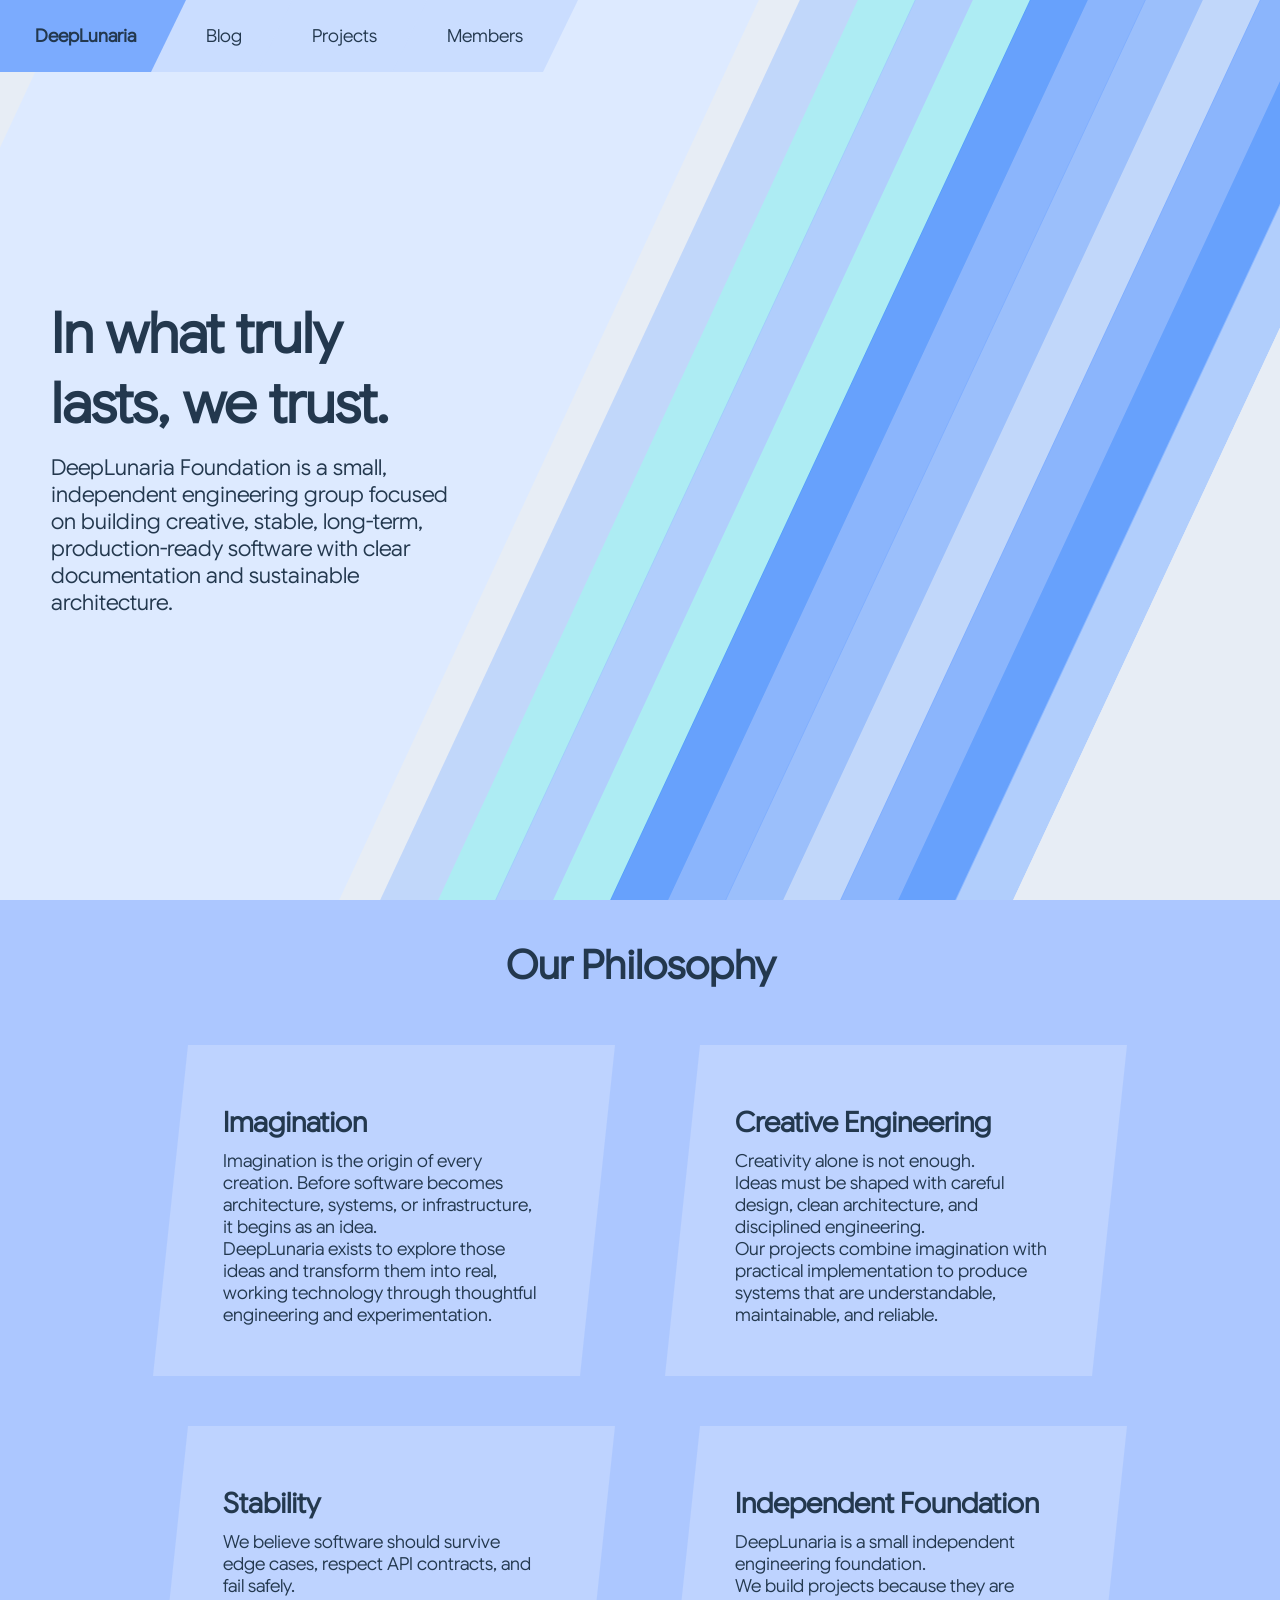
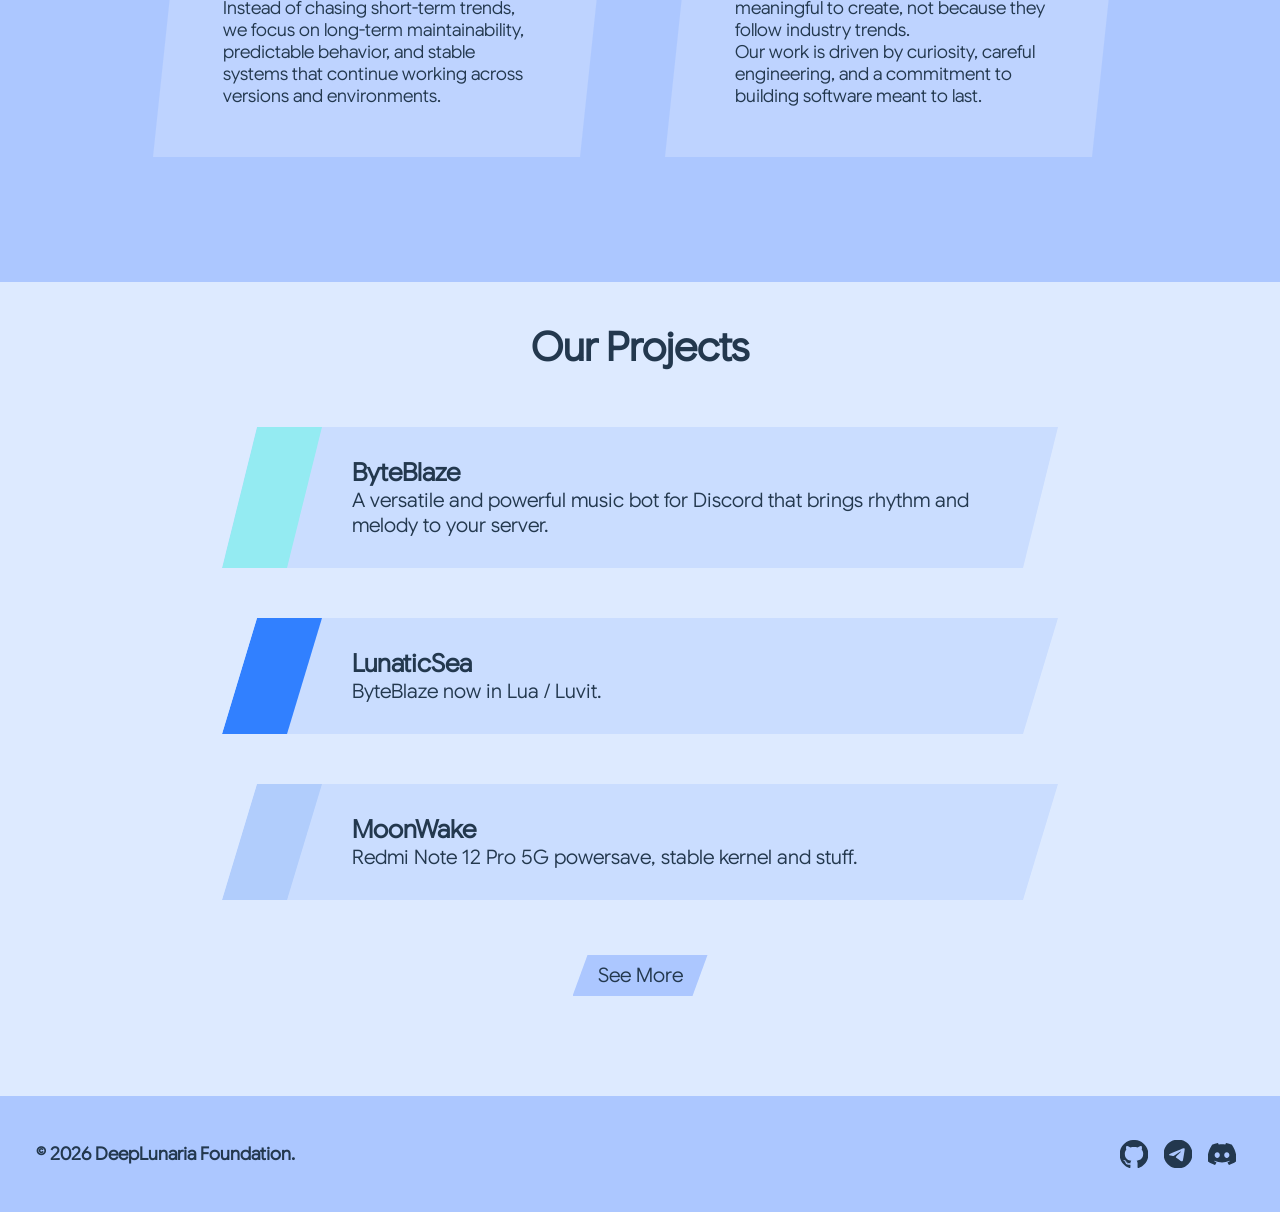
<file: index.html>
<!DOCTYPE html>
<html>
  <head>
    <!-- Metadata -->
    <meta charset="UTF-8">
    <meta name="viewport" content="width=device-width, initial-scale=1.0">
    <title>DeepLunaria Foundation</title>
    <meta name="description" content="In what truly lasts, we trust.">
    <meta name="robots" content="index, follow">
    <meta http-equiv="content-language" content="en">
    <meta name="author" content="DeepLunaria, rainyxeon@deeplunaria.page">
    <meta name='keywords' content='porfolio, deeplunaria, rainyxeon, rainy, byteblaze, cylane, moonwake'>
    <meta name='copyright' content='DeepLunaria'>
    <meta name='language' content='US'>
    <meta name="topic" content="Foundation, Media, Music, Digital Technology">
    <meta name='summary' content="Offical DeepLunaria Foundation website">
    <meta name='designer' content='RainyXeon'>
    <meta name='reply-to' content='rainyxeon@deeplunaria.page'>
    <meta name='owner' content='RainyXeon'>
    <!-- Open Graph Metadata -->
    <meta property="og:title" content="DeepLunaria Foundation">
    <meta property="og:description" content="In what truly lasts, we trust..">
    <meta property="og:image" content="https://deeplunaria.page/assets/deeplunaria/org.png">
    <meta property="og:url" content="https://deeplunaria.page">
    <meta property="og:type" content="website">
    <!-- Twitter Card Metadata -->
    <meta name="twitter:card" content="summary_large_image">
    <meta name="twitter:title" content="DeepLunaria Foundation">
    <meta name="twitter:description" content="In what truly lasts, we trust..">
    <meta name="twitter:image" content="https://deeplunaria.page/assets/deeplunaria/org.png">
    <!-- Links -->
    <link rel="canonical" href="https://deeplunaria.page">
    <link rel="icon" type="image/png" href="/assets/deeplunaria/favicon.png">
    <link rel="stylesheet" href="/global/css/gui_toolkit.css">
    <link rel="stylesheet" href="index.css">
    <!-- Render Component Script -->
    <script src="/global/js/renderer/header-and-footer.js" type="module"></script>
    <!-- Scripts -->
    <script src="/global/js/mobile-navbar.js" type="module"></script>
    <script src="index.js" type="module"></script>
  </head>
  <body>
    <div id="home">
      <welcome-card-container>
        <welcome-card>
          <h1 class="welcome-card-title">
            In what truly lasts, we trust.
          </h1>
          <welcome-card-desc>
            DeepLunaria Foundation is a small, independent engineering group focused on building creative, stable, long-term, production-ready software with clear documentation and sustainable architecture.
          </welcome-card-desc>
        </welcome-card>
      </welcome-card-container>
      <slash-container>
        <slash-blade class="sb-first sb-color-purple"></slash-blade>
        <slash-blade class="ex-sb-color-blue"></slash-blade>
        
        <slash-blade class="ex-sb-color-green"></slash-blade>
        <slash-blade class="sb-color-blue"></slash-blade>

        <slash-blade class="sb-color-orange"></slash-blade>
        <slash-blade class="ex-sb-color-yellow"></slash-blade>

        <slash-blade class="sb-color-red"></slash-blade>
        <slash-blade class="ex-sb-color-purple"></slash-blade>

        <slash-blade class="sb-color-yellow"></slash-blade>
        <slash-blade class="ex-sb-color-orange"></slash-blade>

        <slash-blade class="sb-color-green"></slash-blade>
        <slash-blade class="ex-sb-color-red"></slash-blade>
      </slash-container>
    </div>

    <div id="philosophy">
      <h2 class="au-header">Our Philosophy</h2>
      <au-card-list>
        <au-card>
          <au-card-header>Imagination</au-card-header>
          <au-card-content>Imagination is the origin of every creation.
            Before software becomes architecture, systems, or infrastructure,
            it begins as an idea.
            <br>
            DeepLunaria exists to explore those ideas and transform them into 
            real, working technology through thoughtful engineering and experimentation.
          </au-card-content>
        </au-card>

        <au-card>
          <au-card-header>Creative Engineering</au-card-header>
          <au-card-content>
            Creativity alone is not enough.
            <br>
            Ideas must be shaped with careful design, 
            clean architecture, and disciplined engineering.
            <br>
            Our projects combine imagination with practical implementation to produce
            systems that are understandable, maintainable, and reliable.
          </au-card-content>
        </au-card>

        <au-card>
          <au-card-header>Stability</au-card-header>
          <au-card-content>
            We believe software should survive edge cases, 
            respect API contracts, and fail safely.
            <br>
            Instead of chasing short-term trends, we focus on long-term maintainability, 
            predictable behavior, and stable systems that continue working across versions and environments.
          </au-card-content>
        </au-card>

        <au-card>
          <au-card-header>Independent Foundation</au-card-header>
          <au-card-content>
            DeepLunaria is a small independent engineering foundation.
            <br>
            We build projects because they are meaningful to create, 
            not because they follow industry trends. 
            <br>
            Our work is driven by curiosity, careful engineering, 
            and a commitment to building software meant to last.
          </au-card-content>
        </au-card>
      </au-card-list>
    </div>

    <div id="projects">
      <h2 class="pj-header">Our Projects</h2>
      <div id="pj-card-list">
        <!-- INFO: Project list will be updated here -->
      </div>
      <pj-see-more-button-container>
        <a class="pj-see-more-button" href="/projects">See More</a>
      </pj-see-more-button-container>
    </div>
  </body>
</html>
</file>
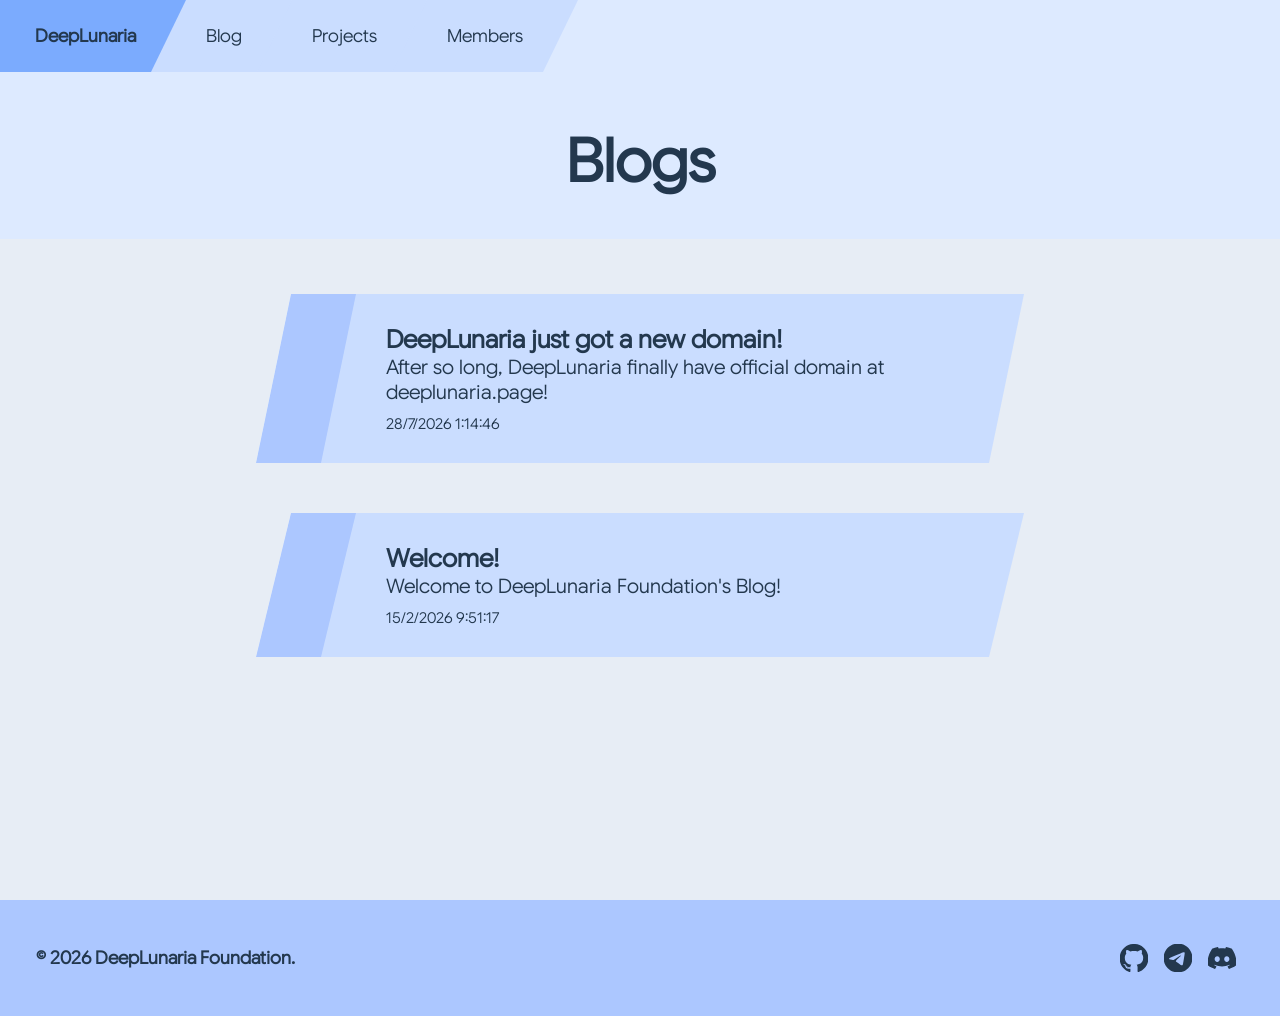
<file: blog/index.html>
<!DOCTYPE html>
<html>
  <head>
    <!-- Metadata -->
    <meta charset="UTF-8">
    <meta name="viewport" content="width=device-width, initial-scale=1.0">
    <title>Blog | DeepLunaria Foundation</title>
    <meta name="description" content="In what truly lasts, we trust.">
    <meta name="robots" content="index, follow">
    <meta http-equiv="content-language" content="en">
    <meta name="author" content="DeepLunaria, rainyxeon@deeplunaria.page">
    <meta name='keywords' content='blog, deeplunaria, rainyxeon, rainy, byteblaze, cylane, moonwake'>
    <meta name='copyright' content='DeepLunaria'>
    <meta name='language' content='US'>
    <meta name="topic" content="Foundation, Media, Music, Digital Technology">
    <meta name='summary' content="Offical DeepLunaria Foundation's Blog">
    <meta name='designer' content='RainyXeon'>
    <meta name='reply-to' content='rainyxeon@deeplunaria.page'>
    <meta name='owner' content='RainyXeon'>
    <!-- Open Graph Metadata -->
    <meta property="og:title" content="Blog | DeepLunaria Foundation">
    <meta property="og:description" content="In what truly lasts, we trust..">
    <meta property="og:image" content="https://deeplunaria.page/assets/deeplunaria/org.png">
    <meta property="og:url" content="https://deeplunaria.page">
    <meta property="og:type" content="website">
    <!-- Twitter Card Metadata -->
    <meta name="twitter:card" content="summary_large_image">
    <meta name="twitter:title" content="Blog | DeepLunaria Foundation">
    <meta name="twitter:description" content="In what truly lasts, we trust..">
    <meta name="twitter:image" content="https://deeplunaria.page/assets/deeplunaria/org.png">
    <!-- Links -->
    <link rel="canonical" href="https://deeplunaria.page">
    <link rel="icon" type="image/png" href="/assets/deeplunaria/favicon.png">
    <link rel="stylesheet" href="/global/css/gui_toolkit.css">
    <link rel="stylesheet" href="index.css">
    <!-- Render Component Script -->
    <script src="/global/js/renderer/header-and-footer.js" type="module"></script>
    <!-- Scripts -->
    <script src="/global/js/mobile-navbar.js" type="module"></script>
    <script src="index.js" type="module"></script>
  </head>
  <body>
    <div id="home">
      <h1 class="header">Blogs</h1>
      <div id="post-card-list">
        <!-- INFO: Blog post list will be updated here -->
      </div>
    </div>
  </body>
</html>
</file>
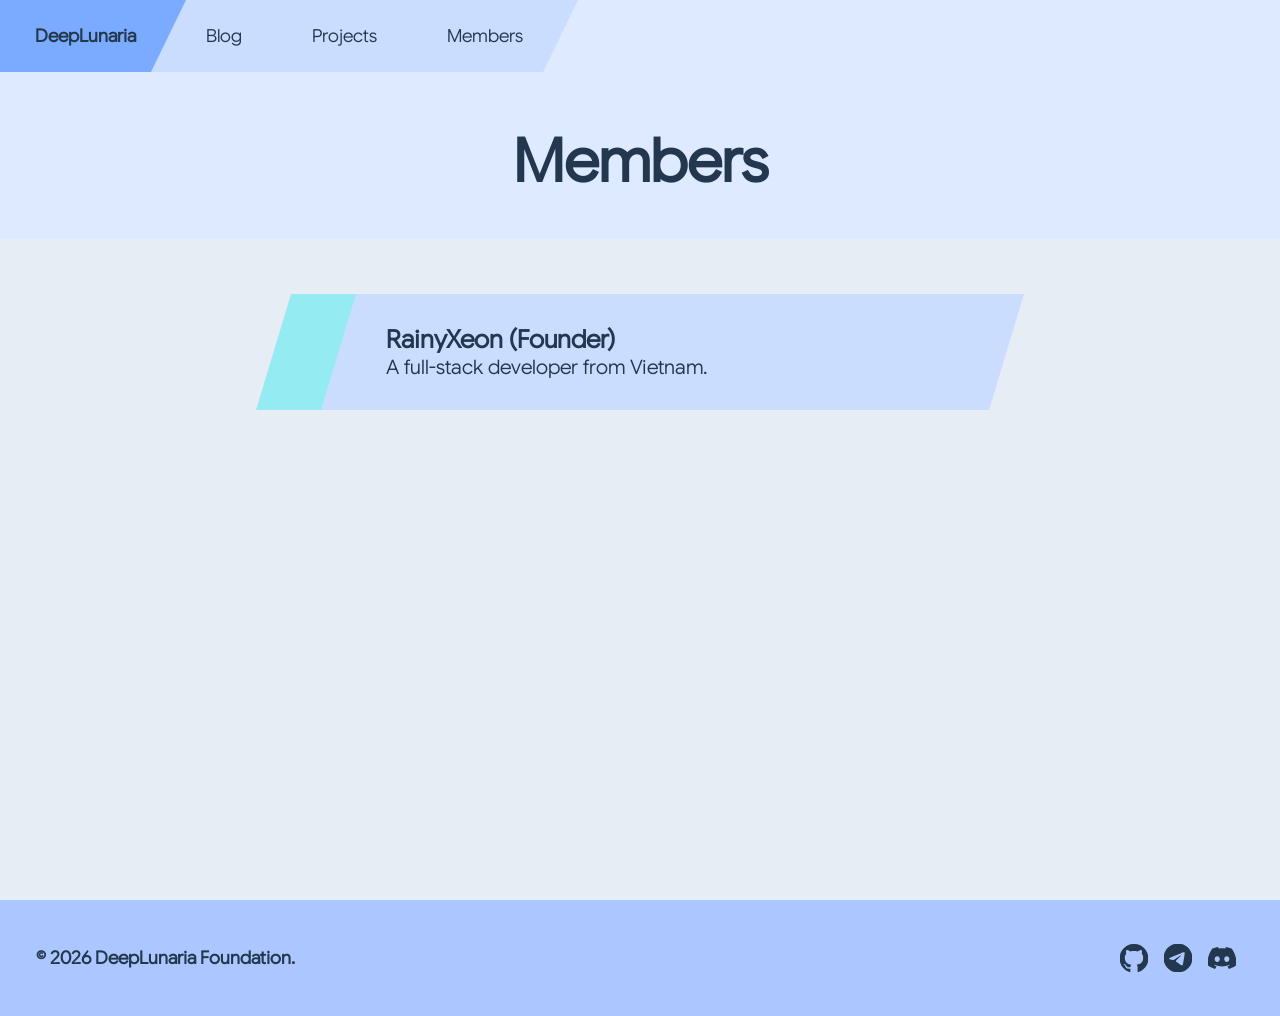
<file: members/index.html>
<!DOCTYPE html>
<html>
  <head>
    <!-- Metadata -->
    <meta charset="UTF-8">
    <meta name="viewport" content="width=device-width, initial-scale=1.0">
    <title>Members | DeepLunaria Foundation</title>
    <meta name="description" content="In what truly lasts, we trust.">
    <meta name="robots" content="index, follow">
    <meta http-equiv="content-language" content="en">
    <meta name="author" content="DeepLunaria, rainyxeon@deeplunaria.page">
    <meta name='keywords' content='porfolio, deeplunaria, rainyxeon, rainy, byteblaze, cylane, moonwake'>
    <meta name='copyright' content='DeepLunaria'>
    <meta name='language' content='US'>
    <meta name="topic" content="Foundation, Media, Music, Digital Technology">
    <meta name='summary' content="Offical DeepLunaria Foundation website">
    <meta name='designer' content='RainyXeon'>
    <meta name='reply-to' content='rainyxeon@deeplunaria.page'>
    <meta name='owner' content='RainyXeon'>
    <!-- Open Graph Metadata -->
    <meta property="og:title" content="Members | DeepLunaria Foundation">
    <meta property="og:description" content="In what truly lasts, we trust..">
    <meta property="og:image" content="https://deeplunaria.page/assets/deeplunaria/org.png">
    <meta property="og:url" content="https://deeplunaria.page">
    <meta property="og:type" content="website">
    <!-- Twitter Card Metadata -->
    <meta name="twitter:card" content="summary_large_image">
    <meta name="twitter:title" content="Members | DeepLunaria Foundation">
    <meta name="twitter:description" content="In what truly lasts, we trust..">
    <meta name="twitter:image" content="https://deeplunaria.page/assets/deeplunaria/org.png">
    <!-- Links -->
    <link rel="canonical" href="https://deeplunaria.page">
    <link rel="icon" type="image/png" href="/assets/deeplunaria/favicon.png">
    <link rel="stylesheet" href="/global/css/gui_toolkit.css">
    <link rel="stylesheet" href="index.css">
    <!-- Render Component Script -->
    <script src="/global/js/renderer/header-and-footer.js" type="module"></script>
    <!-- Scripts -->
    <script src="/global/js/mobile-navbar.js" type="module"></script>
    <script src="index.js" type="module"></script>
  </head>
  <body>
    <div id="home">
      <h1 class="header">Members</h1>
      <div id="members-card-list">
        <!-- INFO: Blog post list will be updated here -->
      </div>
    </div>
  </body>
</html>
</file>
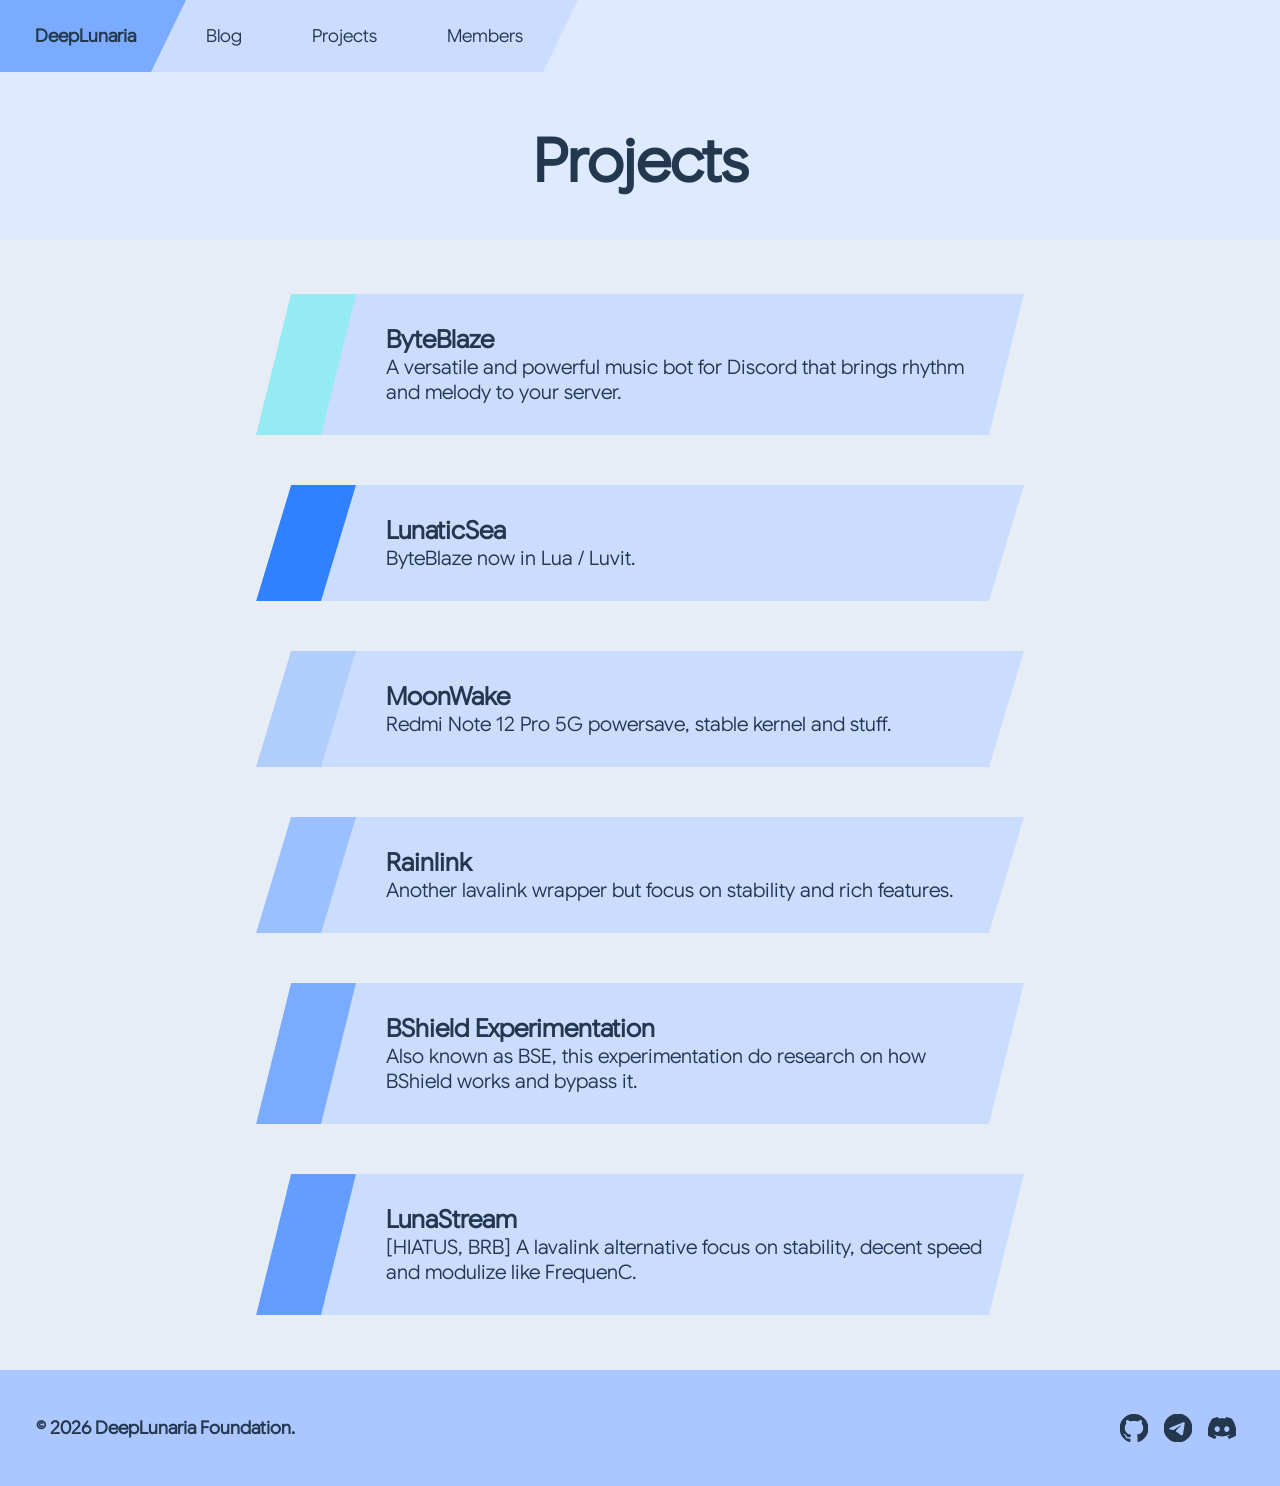
<file: projects/index.html>
<!DOCTYPE html>
<html>
  <head>
    <!-- Metadata -->
    <meta charset="UTF-8">
    <meta name="viewport" content="width=device-width, initial-scale=1.0">
    <title>Projects | DeepLunaria Foundation</title>
    <meta name="description" content="In what truly lasts, we trust.">
    <meta name="robots" content="index, follow">
    <meta http-equiv="content-language" content="en">
    <meta name="author" content="DeepLunaria">
    <meta name="author" content="DeepLunaria, rainyxeon@deeplunaria.page">
    <meta name='keywords' content='porfolio, deeplunaria, rainyxeon, rainy, byteblaze, cylane, moonwake'>
    <meta name='copyright' content='DeepLunaria'>
    <meta name='language' content='US'>
    <meta name="topic" content="Foundation, Media, Music, Digital Technology">
    <meta name='summary' content="Offical DeepLunaria Foundation's project list">
    <meta name='designer' content='RainyXeon'>
    <meta name='reply-to' content='rainyxeon@deeplunaria.page'>
    <meta name='owner' content='RainyXeon'>
    <!-- Open Graph Metadata -->
    <meta property="og:title" content="Projects | DeepLunaria Foundation">
    <meta property="og:description" content="In what truly lasts, we trust..">
    <meta property="og:image" content="https://deeplunaria.page/assets/deeplunaria/org.png">
    <meta property="og:url" content="https://deeplunaria.page">
    <meta property="og:type" content="website">
    <!-- Twitter Card Metadata -->
    <meta name="twitter:card" content="summary_large_image">
    <meta name="twitter:title" content="Projects | DeepLunaria Foundation">
    <meta name="twitter:description" content="In what truly lasts, we trust..">
    <meta name="twitter:image" content="https://deeplunaria.page/assets/deeplunaria/org.png">
    <!-- Links -->
    <link rel="canonical" href="https://deeplunaria.page">
    <link rel="icon" type="image/png" href="/assets/deeplunaria/favicon.png">
    <link rel="stylesheet" href="/global/css/gui_toolkit.css">
    <link rel="stylesheet" href="index.css">
    <!-- Render Component Script -->
    <script src="/global/js/renderer/header-and-footer.js" type="module"></script>
    <!-- Scripts -->
    <script src="/global/js/mobile-navbar.js" type="module"></script>
    <script src="index.js" type="module"></script>
  </head>
  <body>
    <div id="home">
      <h1 class="header">Projects</h1>
      <div id="pj-card-list"></div>
    </div>
  </body>
</html>
</file>
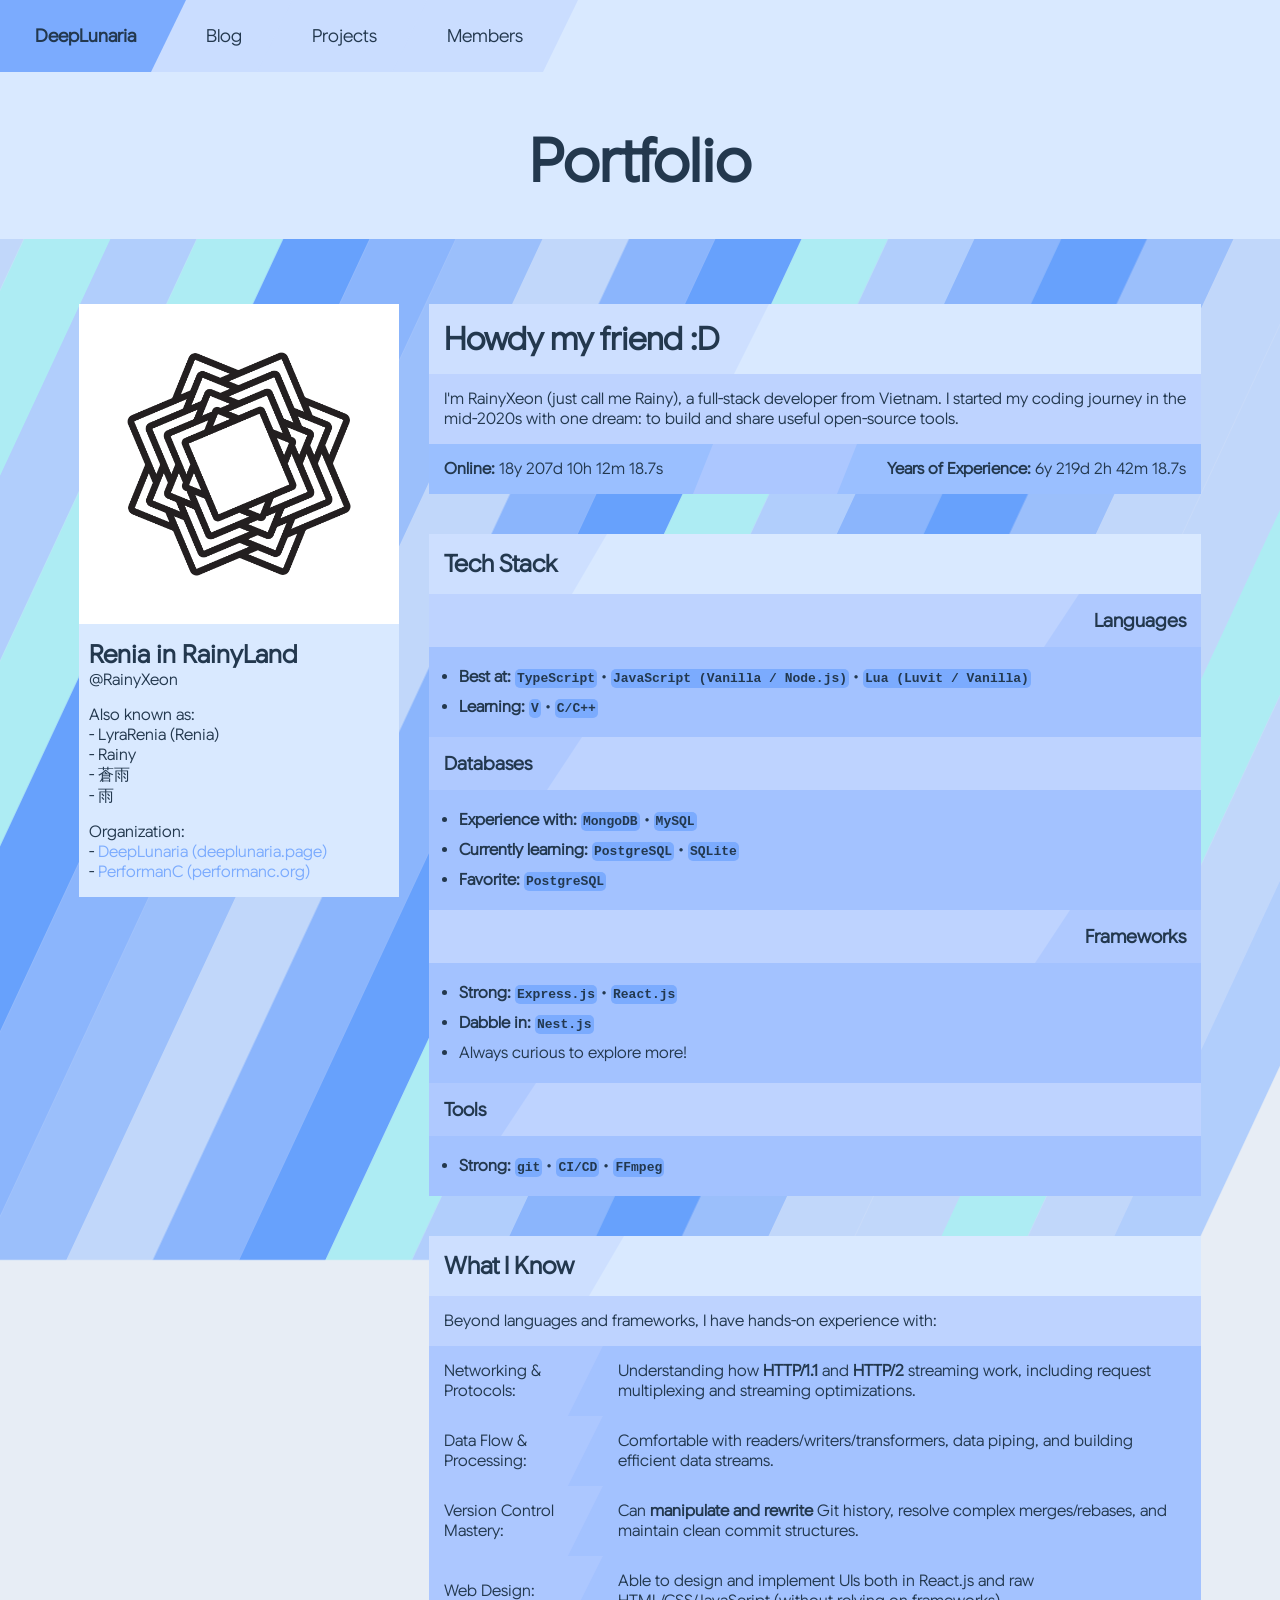
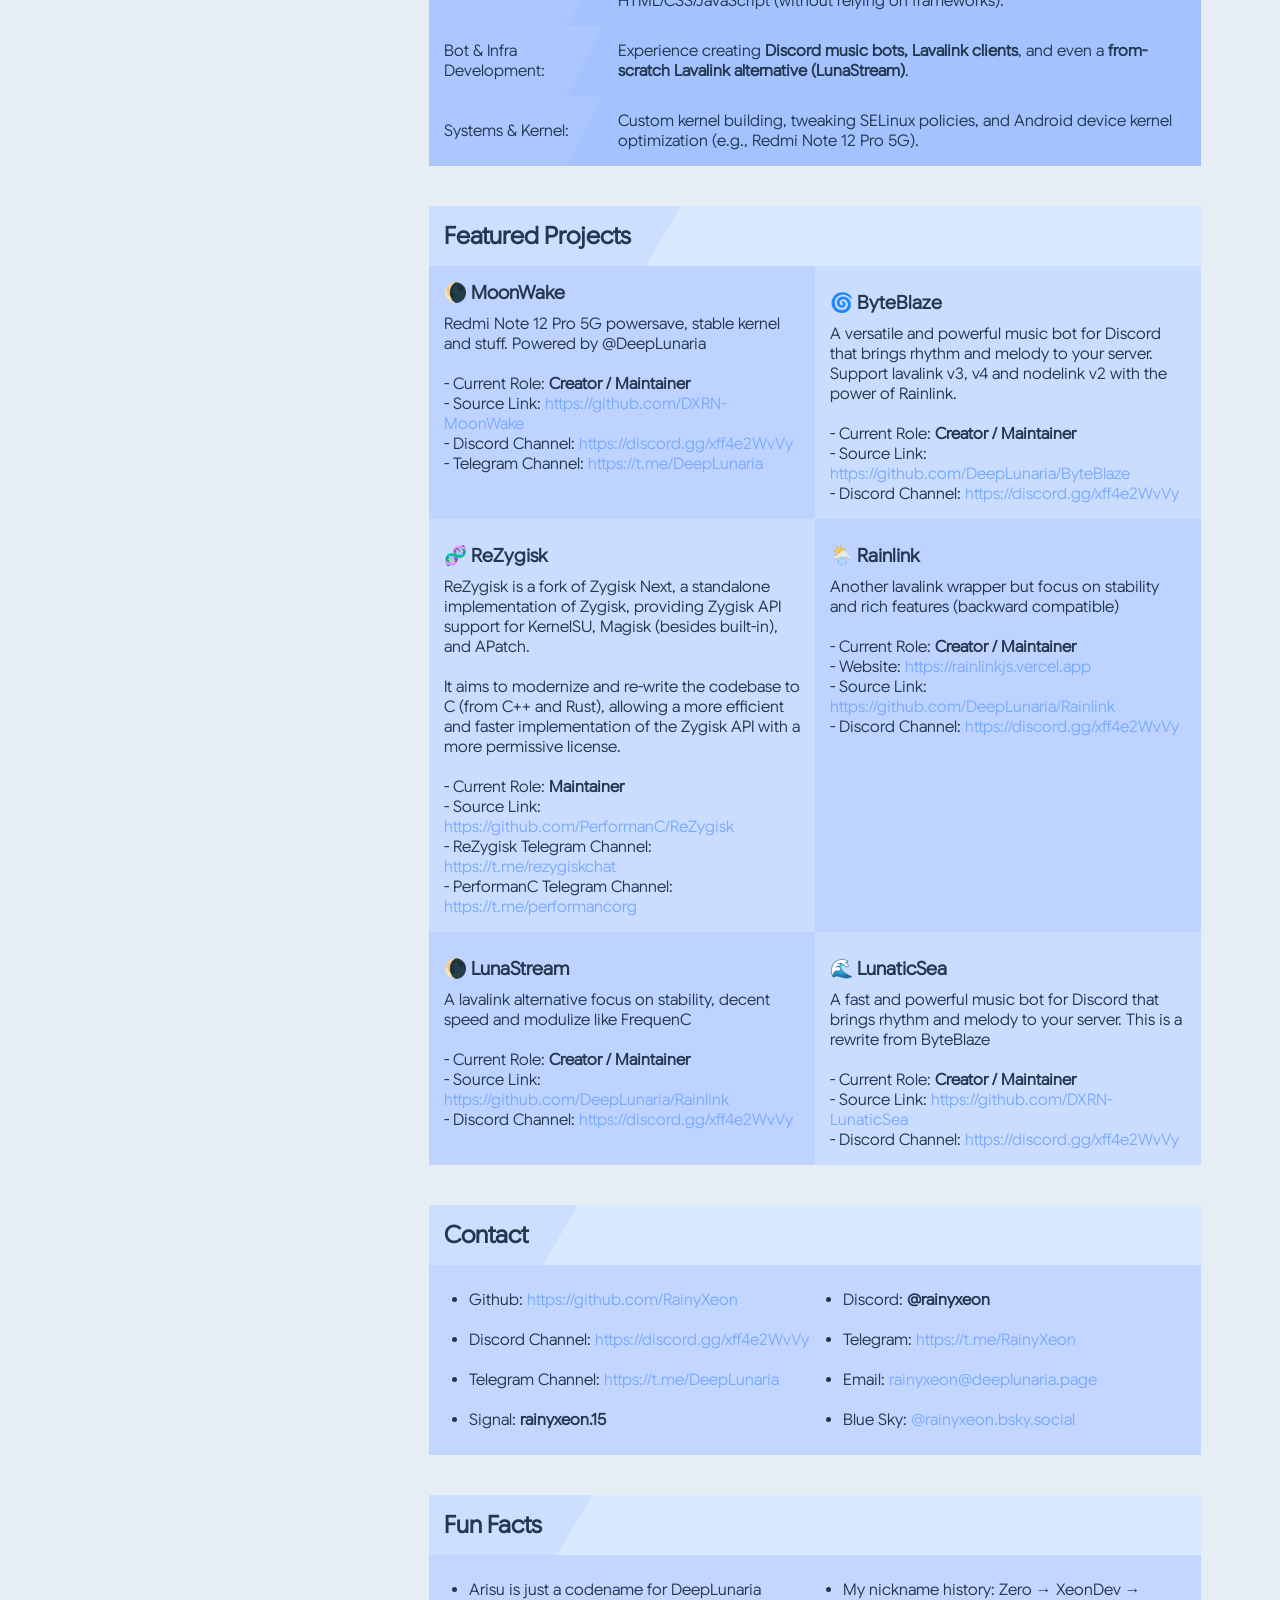
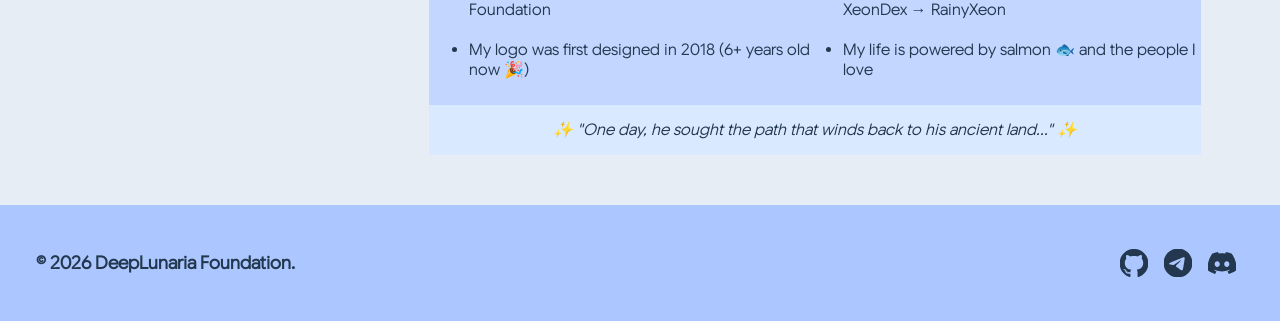
<file: rainyxeon/index.html>
<!DOCTYPE html>
<html>
  <head>
    <!-- Metadata -->
    <meta charset="UTF-8">
    <meta name="viewport" content="width=device-width, initial-scale=1.0">
    <title>RainyXeon | DeepLunaria Foundation</title>
    <meta name="description" content="A full-stack developer from Vietnam.">
    <meta name="robots" content="index, follow">
    <meta http-equiv="content-language" content="en">
    <meta name="author" content="DeepLunaria">
    <!-- Open Graph Metadata -->
    <meta property="og:title" content="RainyXeon | DeepLunaria Foundation">
    <meta property="og:description" content="A full-stack developer from Vietnam..">
    <meta property="og:image" content="https://deeplunaria.page/assets/deeplunaria/rainyxeon/pfp.png">
    <meta property="og:url" content="https://deeplunaria.page">
    <meta property="og:type" content="website">
    <!-- Twitter Card Metadata -->
    <meta name="twitter:card" content="summary_large_image">
    <meta name="twitter:title" content="RainyXeon | DeepLunaria Foundation">
    <meta name="twitter:description" content="A full-stack developer from Vietnam..">
    <meta name="twitter:image" content="https://deeplunaria.page/assets/deeplunaria/rainyxeon/pfp.png">
    <!-- Links -->
    <link rel="canonical" href="https://deeplunaria.page">
    <link rel="icon" type="image/png" href="/assets/deeplunaria/favicon.png">
    <link rel="stylesheet" href="/global/css/gui_toolkit.css">
    <link rel="stylesheet" href="index.css">
    <link rel="stylesheet" href="ptf.css">
    <!-- Render Component Script -->
    <script src="/global/js/renderer/header-and-footer.js" type="module"></script>
    <!-- Scripts -->
    <script src="/global/js/mobile-navbar.js" type="module"></script>
    <script src="index.js" type="module"></script>
  </head>
  <body id="home">
    <slash-container>
        <slash-blade class="sb-color-orange"></slash-blade>
        <slash-blade class="ex-sb-color-yellow"></slash-blade>

        <slash-blade class="sb-color-purple"></slash-blade>
        <slash-blade class="ex-sb-color-blue"></slash-blade>
        
        <slash-blade class="ex-sb-color-green"></slash-blade>
        <slash-blade class="sb-color-blue"></slash-blade>

        <slash-blade class="sb-color-orange"></slash-blade>
        <slash-blade class="ex-sb-color-yellow"></slash-blade>

        <slash-blade class="sb-color-red"></slash-blade>
        <slash-blade class="ex-sb-color-purple"></slash-blade>

        <slash-blade class="sb-color-yellow"></slash-blade>
        <slash-blade class="ex-sb-color-orange"></slash-blade>

        <slash-blade class="sb-color-blue"></slash-blade>
        <slash-blade class="ex-sb-color-green"></slash-blade>

        <slash-blade class="ex-sb-color-yellow"></slash-blade>
        <slash-blade class="sb-color-orange"></slash-blade>

        <slash-blade class="sb-color-red"></slash-blade>
        <slash-blade class="ex-sb-color-purple"></slash-blade>

        <slash-blade class="sb-color-purple"></slash-blade>
        <slash-blade class="ex-sb-color-blue"></slash-blade>

        <slash-blade class="sb-color-purple"></slash-blade>

        <slash-blade class="sb-color-green"></slash-blade>
        <slash-blade class="ex-sb-color-red"></slash-blade>
    </slash-container>
    <div class="header">Portfolio</div>
    <portfolio>
      <ptf-s>
        <ptf-s-main-info>
          <ptf-pfp></ptf-pfp>
          <ptf-s-additional-data class="ptf-s-additional-data-main-info">
            <ptf-s-name>Renia in RainyLand</ptf-s-name>
            <ptf-s-text>@RainyXeon</ptf-s-text>
          </ptf-s-additional-data>
        </ptf-s-main-info>
        <ptf-s-info>
          <ptf-s-additional-data>
            <ptf-s-text-head>Also known as:</ptf-s-text-head>
            <ptf-s-text>- LyraRenia (Renia)</ptf-s-text>
            <ptf-s-text>- Rainy</ptf-s-text>
            <ptf-s-text>- 蒼雨</ptf-s-text>
            <ptf-s-text>- 雨</ptf-s-text>
            <ptf-s-text-head style="margin-top: 15px;">Organization:</ptf-s-text-head>
            <ptf-s-text>- <a class="ptf-s-link" href="https://deeplunaria.page/" target="_blank">DeepLunaria (deeplunaria.page)</a></ptf-s-text>
            <ptf-s-text>- <a class="ptf-s-link" href="https://performanc.org/" target="_blank">PerformanC (performanc.org)</a></ptf-s-text>
          </ptf-s-additional-data>
        </ptf-s-info>
      </ptf-s>
      <ptf-content>
        <ptf-background><h1>Howdy my friend :D</h1></ptf-background>
        <ptf-content-text>
          I'm RainyXeon (just call me Rainy), a full-stack developer from Vietnam.
          I started my coding journey in the mid-2020s with one dream: to build and share useful open-source tools.
        </ptf-content-text>
        <ptf-content-text class="time-data-section">
          <text id="online_data"></text>
          <text id="exp_data"></text>
        </ptf-content-text>

        <br><br>

        <ptf-background><h2>Tech Stack</h2></ptf-background>
        <div class="tech-stack-section">
          <ptf-content-header>
            <div></div>
            <h3>Languages</h3>
          </ptf-content-header>
          <ul>
            <li>
              <b>Best at: </b>
              <code>TypeScript</code>
              • <code>JavaScript (Vanilla / Node.js)</code>
              • <code>Lua (Luvit / Vanilla)</code>
            </li>
            <li>
              <b>Learning: </b>
              <code>V</code>
              • <code>C/C++</code>
            </li>
          </ul>

          <ptf-content-header>
            <h3 class="header-left">Databases</h3>
          </ptf-content-header>
          <ul>
            <li>
              <b>Experience with: </b>
              <code>MongoDB</code> • <code>MySQL</code>
            </li>
            <li>
              <b>Currently learning: </b>
              <code>PostgreSQL</code> • <code>SQLite</code>
            </li>
            <li>
              <b>Favorite: </b>
              <code>PostgreSQL</code>
            </li>
          </ul>

          <ptf-content-header>
            <div></div>
            <h3>Frameworks</h3>
          </ptf-content-header>
          <ul>
            <li>
              <b>Strong: </b>
              <code>Express.js</code> • <code>React.js</code>
            </li>
            <li>
              <b>Dabble in: </b>
              <code>Nest.js</code>
            </li>
            <li>Always curious to explore more!</li>
          </ul>

          <ptf-content-header>
            <h3 class="header-left">Tools</h3>
          </ptf-content-header>
          <ul>
            <li>
              <b>Strong: </b>
              <code>git</code> • <code>CI/CD</code> • <code>FFmpeg</code>
            </li>
          </ul>
        </div>

        <br><br>

        <ptf-background><h2>What I Know</h2></ptf-background>
        <div class="what-i-know-section">
          <text>Beyond languages and frameworks, I have hands-on experience with:</text>
          <table>
            <tr>
              <td class="td-left">Networking & Protocols:</td>
              <td class="td-right">Understanding how <b>HTTP/1.1</b> and <b>HTTP/2</b> streaming work, including request multiplexing and streaming optimizations.</td>
            </tr>

            <tr>
              <td class="td-left">Data Flow & Processing:</td>
              <td class="td-right">Comfortable with readers/writers/transformers, data piping, and building efficient data streams.</td>
            </tr>

            <tr>
              <td class="td-left">Version Control Mastery:</td>
              <td class="td-right">Can <b>manipulate and rewrite</b> Git history, resolve complex merges/rebases, and maintain clean commit structures.</td>
            </tr>

            <tr>
              <td class="td-left">Web Design:</td>
              <td class="td-right">Able to design and implement UIs both in React.js and raw HTML/CSS/JavaScript (without relying on frameworks).</td>
            </tr>

            <tr>
              <td class="td-left">Bot & Infra Development:</td>
              <td class="td-right">Experience creating <b>Discord music bots, Lavalink clients</b>, and even a <b>from-scratch Lavalink alternative (LunaStream)</b>.</td>
            </tr>

            <tr>
              <td class="td-left">Systems & Kernel:</td>
              <td class="td-right">Custom kernel building, tweaking SELinux policies, and Android device kernel optimization (e.g., Redmi Note 12 Pro 5G).</td>
            </tr>
          </table>
        </div>

        <br><br>

        <ptf-background><h2>Featured Projects</h2></ptf-background>
        <ptf-card-list>
          <ptf-proj-card class="ptf-proj-card-constrast ptf-proj-card-mobile-constrast">
            <h3 style="margin: 0; margin-bottom: 10px">🌘 MoonWake</h3>
            <text>
              Redmi Note 12 Pro 5G powersave, stable kernel and stuff. Powered by @DeepLunaria
            </text>
            <br>
            <text>- Current Role: <b>Creator / Maintainer</b></text>
            <text>
              - Source Link:
              <a class="ptf-s-link" href="https://github.com/DXRN-MoonWake" target="_blank">https://github.com/DXRN-MoonWake</a>
            </text>
            <text>
              - Discord Channel: 
              <a class="ptf-s-link" href="https://discord.gg/xff4e2WvVy" target="_blank">https://discord.gg/xff4e2WvVy</a>
            </text>
            <text>
              - Telegram Channel: 
              <a class="ptf-s-link" href="https://t.me/DeepLunaria" target="_blank">https://t.me/DeepLunaria</a>
            </text>
          </ptf-proj-card>

          <ptf-proj-card>
            <h3 style="margin: 0; margin-bottom: 10px; margin-top: 10px;">🌀 ByteBlaze</h3>
            <text>
              A versatile and powerful music bot for Discord that brings rhythm and melody to your server.
              Support lavalink v3, v4 and nodelink v2 with the power of Rainlink.
            </text>
            <br>
            <text>- Current Role: <b>Creator / Maintainer</b></text>
            <text>
              - Source Link:
              <a class="ptf-s-link" href="https://github.com/DeepLunaria/ByteBlaze" target="_blank">https://github.com/DeepLunaria/ByteBlaze</a>
            </text>
            <text>
              - Discord Channel: 
              <a class="ptf-s-link" href="https://discord.gg/xff4e2WvVy" target="_blank">https://discord.gg/xff4e2WvVy</a>
            </text>
          </ptf-proj-card>

          <ptf-proj-card class="ptf-proj-card-mobile-constrast">
            <h3 style="margin: 0; margin-bottom: 10px; margin-top: 10px;">🧬 ReZygisk</h3>
            <text>
              ReZygisk is a fork of Zygisk Next, a standalone implementation of Zygisk, 
              providing Zygisk API support for KernelSU, Magisk (besides built-in), and APatch.
            </text>
            <br>
            <text>
              It aims to modernize and re-write the codebase to C (from C++ and Rust), 
              allowing a more efficient and faster implementation of the Zygisk API with a more permissive license.
            </text>
            <br>
            <text>- Current Role: <b>Maintainer</b></text>
            <text>
              - Source Link:
              <a class="ptf-s-link" href="https://github.com/PerformanC/ReZygisk" target="_blank">https://github.com/PerformanC/ReZygisk</a>
            </text>
            <text>
              - ReZygisk Telegram Channel: 
              <a class="ptf-s-link" href="https://t.me/rezygiskchat" target="_blank">https://t.me/rezygiskchat</a>
            </text>
            <text>
              - PerformanC Telegram Channel: 
              <a class="ptf-s-link" href="https://t.me/performancorg" target="_blank">https://t.me/performancorg</a>
            </text>
          </ptf-proj-card>

          <ptf-proj-card class="ptf-proj-card-constrast">
            <h3 style="margin: 0; margin-bottom: 10px; margin-top: 10px;">🌦️ Rainlink</h3>
            <text>
              Another lavalink wrapper but focus on stability and rich features (backward compatible)
            </text>
            <br>
            <text>- Current Role: <b>Creator / Maintainer</b></text>
            <text>
              - Website:
              <a class="ptf-s-link" href="https://rainlinkjs.vercel.app" target="_blank">https://rainlinkjs.vercel.app</a>
            </text>
            <text>
              - Source Link:
              <a class="ptf-s-link" href="https://github.com/DeepLunaria/Rainlink" target="_blank">https://github.com/DeepLunaria/Rainlink</a>
            </text>
            <text>
              - Discord Channel: 
              <a class="ptf-s-link" href="https://discord.gg/xff4e2WvVy" target="_blank">https://discord.gg/xff4e2WvVy</a>
            </text>
          </ptf-proj-card>

          <ptf-proj-card class="ptf-proj-card-constrast ptf-proj-card-mobile-constrast">
            <h3 style="margin: 0; margin-bottom: 10px; margin-top: 10px;">🌘 LunaStream</h3>
            <text>
              A lavalink alternative focus on stability, decent speed and modulize like FrequenC
            </text>
            <br>
            <text>- Current Role: <b>Creator / Maintainer</b></text>
            <text>
              - Source Link:
              <a class="ptf-s-link" href="https://github.com/DeepLunaria/Rainlink" target="_blank">https://github.com/DeepLunaria/Rainlink</a>
            </text>
            <text>
              - Discord Channel: 
              <a class="ptf-s-link" href="https://discord.gg/xff4e2WvVy" target="_blank">https://discord.gg/xff4e2WvVy</a>
            </text>
          </ptf-proj-card>

          <ptf-proj-card>
            <h3 style="margin: 0; margin-bottom: 10px; margin-top: 10px;">🌊 LunaticSea</h3>
            <text>
              A fast and powerful music bot for Discord that brings rhythm and melody to your server. This is a rewrite from ByteBlaze
            </text>
            <br>
            <text>- Current Role: <b>Creator / Maintainer</b></text>
            <text>
              - Source Link:
              <a class="ptf-s-link" href="https://github.com/DXRN-LunaticSea" target="_blank">https://github.com/DXRN-LunaticSea</a>
            </text>
            <text>
              - Discord Channel: 
              <a class="ptf-s-link" href="https://discord.gg/xff4e2WvVy" target="_blank">https://discord.gg/xff4e2WvVy</a>
            </text>
          </ptf-proj-card>
        </ptf-card-list>

        <br><br>

        <ptf-background><h2>Contact</h2></ptf-background>
        <ul style="margin: 0;" class="normal-section">
          <li>Github: <a class="ptf-s-link" href="https://github.com/RainyXeon" target="_blank">https://github.com/RainyXeon</a></li>
          <li>Discord: <b>@rainyxeon</b></li>
          <li>Discord Channel: <a class="ptf-s-link" href="https://discord.gg/xff4e2WvVy" target="_blank">https://discord.gg/xff4e2WvVy</a></li>
          <li>Telegram: <a class="ptf-s-link" href="https://t.me/RainyXeon" target="_blank">https://t.me/RainyXeon</a></li>
          <li>Telegram Channel: <a class="ptf-s-link" href="https://t.me/DeepLunaria" target="_blank">https://t.me/DeepLunaria</a></li>
          <li>Email: <a class="ptf-s-link" href="mailto:rainyxeon@deeplunaria.page" target="_blank">rainyxeon@deeplunaria.page</a></li>
          <li>Signal: <b>rainyxeon.15</b></li>
          <li>Blue Sky: <a class="ptf-s-link" href="https://bsky.app/profile/rainyxeon.bsky.social" target="_blank">@rainyxeon.bsky.social</a></li>
        </ul>

        <br><br>

        <ptf-background><h2>Fun Facts</h2></ptf-background>
        <ul style="margin: 0;" class="normal-section">
          <li>Arisu is just a codename for DeepLunaria Foundation</li>
          <li>My nickname history: Zero → XeonDev → XeonDex → RainyXeon</li>
          <li>My logo was first designed in 2018 (6+ years old now 🎉)</a></li>
          <li>My life is powered by salmon 🐟 and the people I love</li>
        </ul>

        <ptf-background style="padding-top: 15px; padding-bottom: 15px; text-align: center;">
          <i>✨ "One day, he sought the path that winds back to his ancient land..." ✨</i>
        </ptf-background>
      </ptf-content>
    </portfolio>
  </body>
</html>
</file>
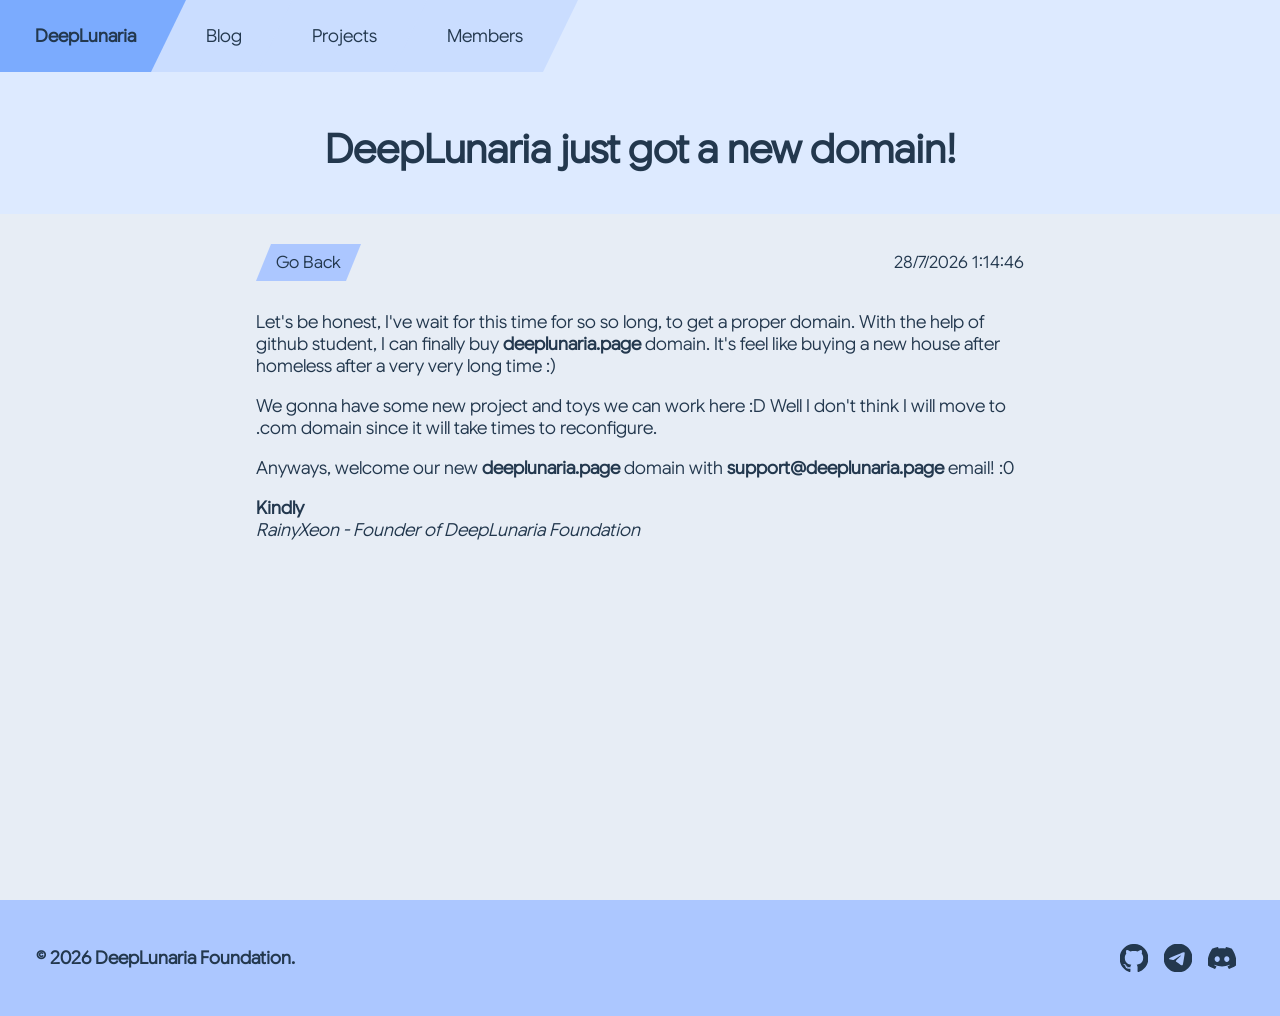
<file: blog/new-domain/index.html>
<!DOCTYPE html>
<html>
  <!-- Post Metadata -->
  <script type="application/json" id="post-metadata">
    {
      "name": "DeepLunaria just got a new domain!",
      "description": "After so long, DeepLunaria finally have official domain at deeplunaria.page!",
      "created_at": 1787879686000
    }
  </script>
  <head>
    <!-- Metadata -->
    <meta charset="UTF-8">
    <meta name="viewport" content="width=device-width, initial-scale=1.0">
    <title>Blog | DeepLunaria Foundation</title>
    <meta name="description" content="In what truly lasts, we trust.">
    <meta name="robots" content="index, follow">
    <meta http-equiv="content-language" content="en">
    <meta name="author" content="DeepLunaria">
    <meta name="author" content="DeepLunaria, rainyxeon@deeplunaria.page">
    <meta name='keywords' content='porfolio, deeplunaria, rainyxeon, rainy, byteblaze, cylane, moonwake'>
    <meta name='copyright' content='DeepLunaria'>
    <meta name='language' content='US'>
    <meta name="topic" content="Foundation, Media, Music, Digital Technology">
    <meta name='summary' content="Welcome to DeepLunaria's Blog post">
    <meta name='designer' content='RainyXeon'>
    <meta name='reply-to' content='rainyxeon@deeplunaria.page'>
    <meta name='owner' content='RainyXeon'>
    <!-- Open Graph Metadata -->
    <meta property="og:title" content="Blog | DeepLunaria Foundation">
    <meta property="og:description" content="In what truly lasts, we trust..">
    <meta property="og:image" content="https://deeplunaria.page/assets/deeplunaria/org.png">
    <meta property="og:url" content="https://deeplunaria.page">
    <meta property="og:type" content="website">
    <!-- Twitter Card Metadata -->
    <meta name="twitter:card" content="summary_large_image">
    <meta name="twitter:title" content="Blog | DeepLunaria Foundation">
    <meta name="twitter:description" content="In what truly lasts, we trust..">
    <meta name="twitter:image" content="https://deeplunaria.page/assets/deeplunaria/org.png">
    <!-- Links -->
    <link rel="canonical" href="https://deeplunaria.page">
    <link rel="icon" type="image/png" href="/assets/deeplunaria/favicon.png">
    <link rel="stylesheet" href="/global/css/gui_toolkit.css">
    <!-- Render Component Script -->
    <script src="/global/js/renderer/header-and-footer.js" type="module"></script>
    <!-- Scripts -->
    <script src="/global/js/mobile-navbar.js" type="module"></script>
    <script src="/global/js/blog.js" type="module"></script>
  </head>
  <body>
    <post-view>
      <h1 class="post-header">DeepLunaria just got a new domain!</h1>
      <post-control>
        <a href="/blog" class="post-back-button">Go Back</a>
        <post-time></post-time>
      </post-control>
      <post-content>
        <p>
          Let's be honest, I've wait for this time for so so long, to get a proper domain.
          With the help of github student, I can finally buy <strong>deeplunaria.page</strong> domain.
          It's feel like buying a new house after homeless after a very very long time :)
        </p>
        <p>
          We gonna have some new project and toys we can work here :D
          Well I don't think I will move to .com domain since it will
          take times to reconfigure.
        </p>
        <p>
          Anyways, welcome our new <strong>deeplunaria.page</strong> domain with <strong>support@deeplunaria.page</strong>
          email! :0
        </p>
        <p>
          <strong>Kindly</strong>
          <br>
          <i>RainyXeon - Founder of DeepLunaria Foundation</i>
        </p>
      </post-content>
    </post-view>
  </body>
</html>
</file>
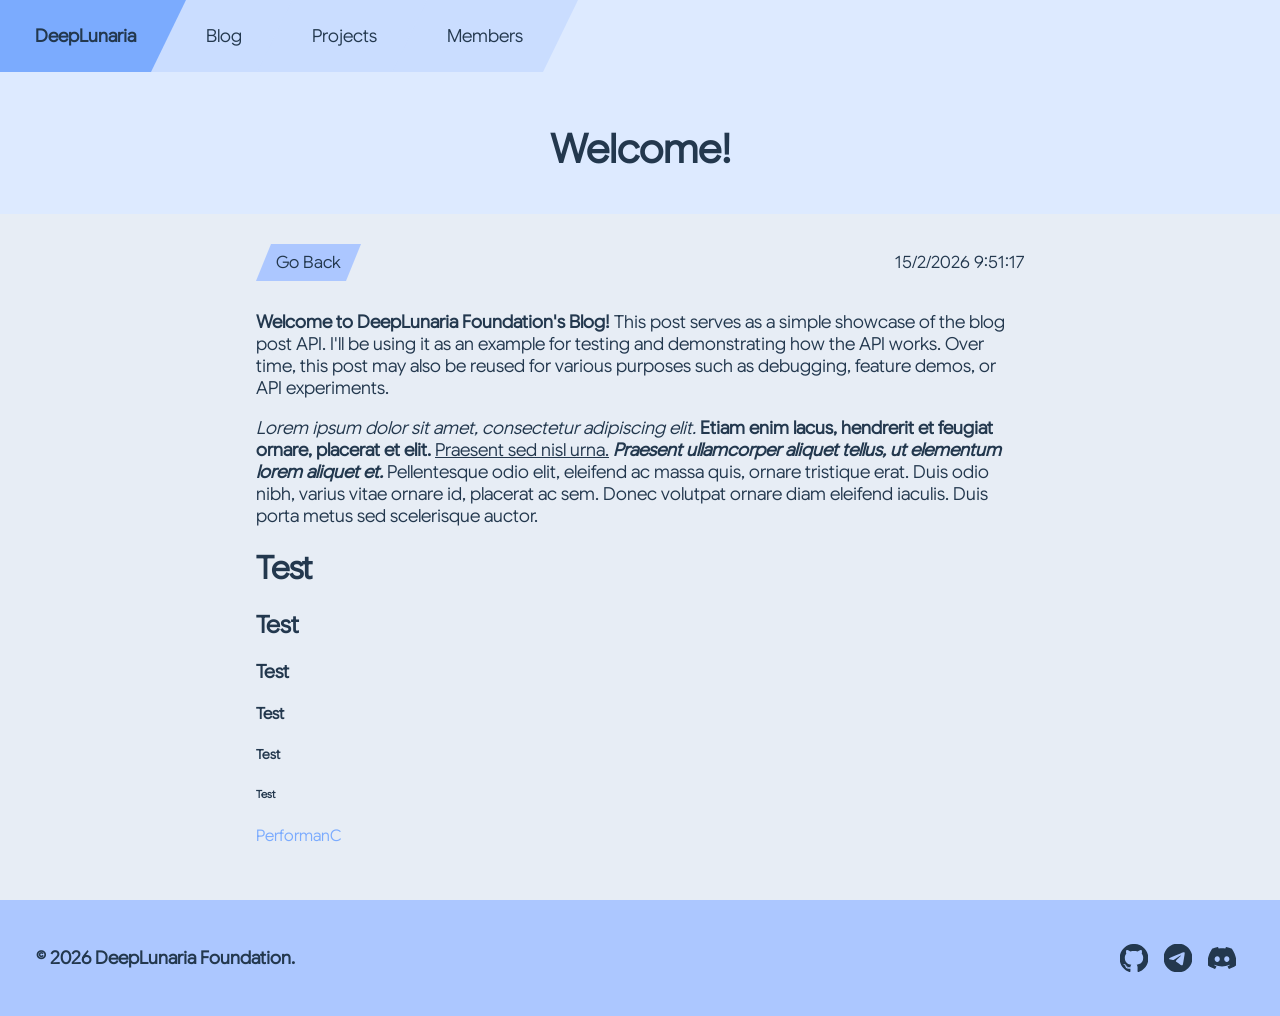
<file: blog/welcome/index.html>
<!DOCTYPE html>
<html>
  <!-- Post Metadata -->
  <script type="application/json" id="post-metadata">
    {
      "name": "Welcome!",
      "description": "Welcome to DeepLunaria Foundation's Blog!",
      "created_at": 1773568277959
    }
  </script>
  <head>
    <!-- Metadata -->
    <meta charset="UTF-8">
    <meta name="viewport" content="width=device-width, initial-scale=1.0">
    <title>Blog | DeepLunaria Foundation</title>
    <meta name="description" content="In what truly lasts, we trust.">
    <meta name="robots" content="index, follow">
    <meta http-equiv="content-language" content="en">
    <meta name="author" content="DeepLunaria">
    <meta name="author" content="DeepLunaria, rainyxeon@deeplunaria.page">
    <meta name='keywords' content='porfolio, deeplunaria, rainyxeon, rainy, byteblaze, cylane, moonwake'>
    <meta name='copyright' content='DeepLunaria'>
    <meta name='language' content='US'>
    <meta name="topic" content="Foundation, Media, Music, Digital Technology">
    <meta name='summary' content="Welcome to DeepLunaria's Blog post">
    <meta name='designer' content='RainyXeon'>
    <meta name='reply-to' content='rainyxeon@deeplunaria.page'>
    <meta name='owner' content='RainyXeon'>
    <!-- Open Graph Metadata -->
    <meta property="og:title" content="Blog | DeepLunaria Foundation">
    <meta property="og:description" content="In what truly lasts, we trust..">
    <meta property="og:image" content="https://deeplunaria.page/assets/deeplunaria/org.png">
    <meta property="og:url" content="https://deeplunaria.page">
    <meta property="og:type" content="website">
    <!-- Twitter Card Metadata -->
    <meta name="twitter:card" content="summary_large_image">
    <meta name="twitter:title" content="Blog | DeepLunaria Foundation">
    <meta name="twitter:description" content="In what truly lasts, we trust..">
    <meta name="twitter:image" content="https://deeplunaria.page/assets/deeplunaria/org.png">
    <!-- Links -->
    <link rel="canonical" href="https://deeplunaria.page">
    <link rel="icon" type="image/png" href="/assets/deeplunaria/favicon.png">
    <link rel="stylesheet" href="/global/css/gui_toolkit.css">
    <!-- Render Component Script -->
    <script src="/global/js/renderer/header-and-footer.js" type="module"></script>
    <!-- Scripts -->
    <script src="/global/js/mobile-navbar.js" type="module"></script>
    <script src="/global/js/blog.js" type="module"></script>
  </head>
  <body>
    <post-view>
      <h1 class="post-header">Welcome!</h1>
      <post-control>
        <a href="/blog" class="post-back-button">Go Back</a>
        <post-time></post-time>
      </post-control>
      <post-content>
        <p>
          <strong>Welcome to DeepLunaria Foundation's Blog!</strong> 
          This post serves as a simple showcase of the blog post API. 
          I'll be using it as an example for testing and demonstrating how the API works. 
          Over time, this post may also be reused for various purposes such as debugging, feature demos, or API experiments.
        </p>
        <p>
          <i>Lorem ipsum dolor sit amet, consectetur adipiscing elit.</i> 
          <strong>Etiam enim lacus, hendrerit et feugiat ornare, placerat et elit.</strong> 
          <u>Praesent sed nisl urna.</u> 
          <strong><i>Praesent ullamcorper aliquet tellus, ut elementum lorem aliquet et.</i></strong> 
          Pellentesque odio elit, eleifend ac massa quis, ornare tristique erat. 
          Duis odio nibh, varius vitae ornare id, placerat ac sem. 
          Donec volutpat ornare diam eleifend iaculis. 
          Duis porta metus sed scelerisque auctor.
        </p>
        <h1>Test</h1>
        <h2>Test</h2>
        <h3>Test</h3>
        <h4>Test</h4>
        <h5>Test</h5>
        <h6>Test</h6>
        <a class="post-content-link" href="https://performanc.org/" target="_blank">PerformanC</a>
      </post-content>
    </post-view>
  </body>
</html>
</file>
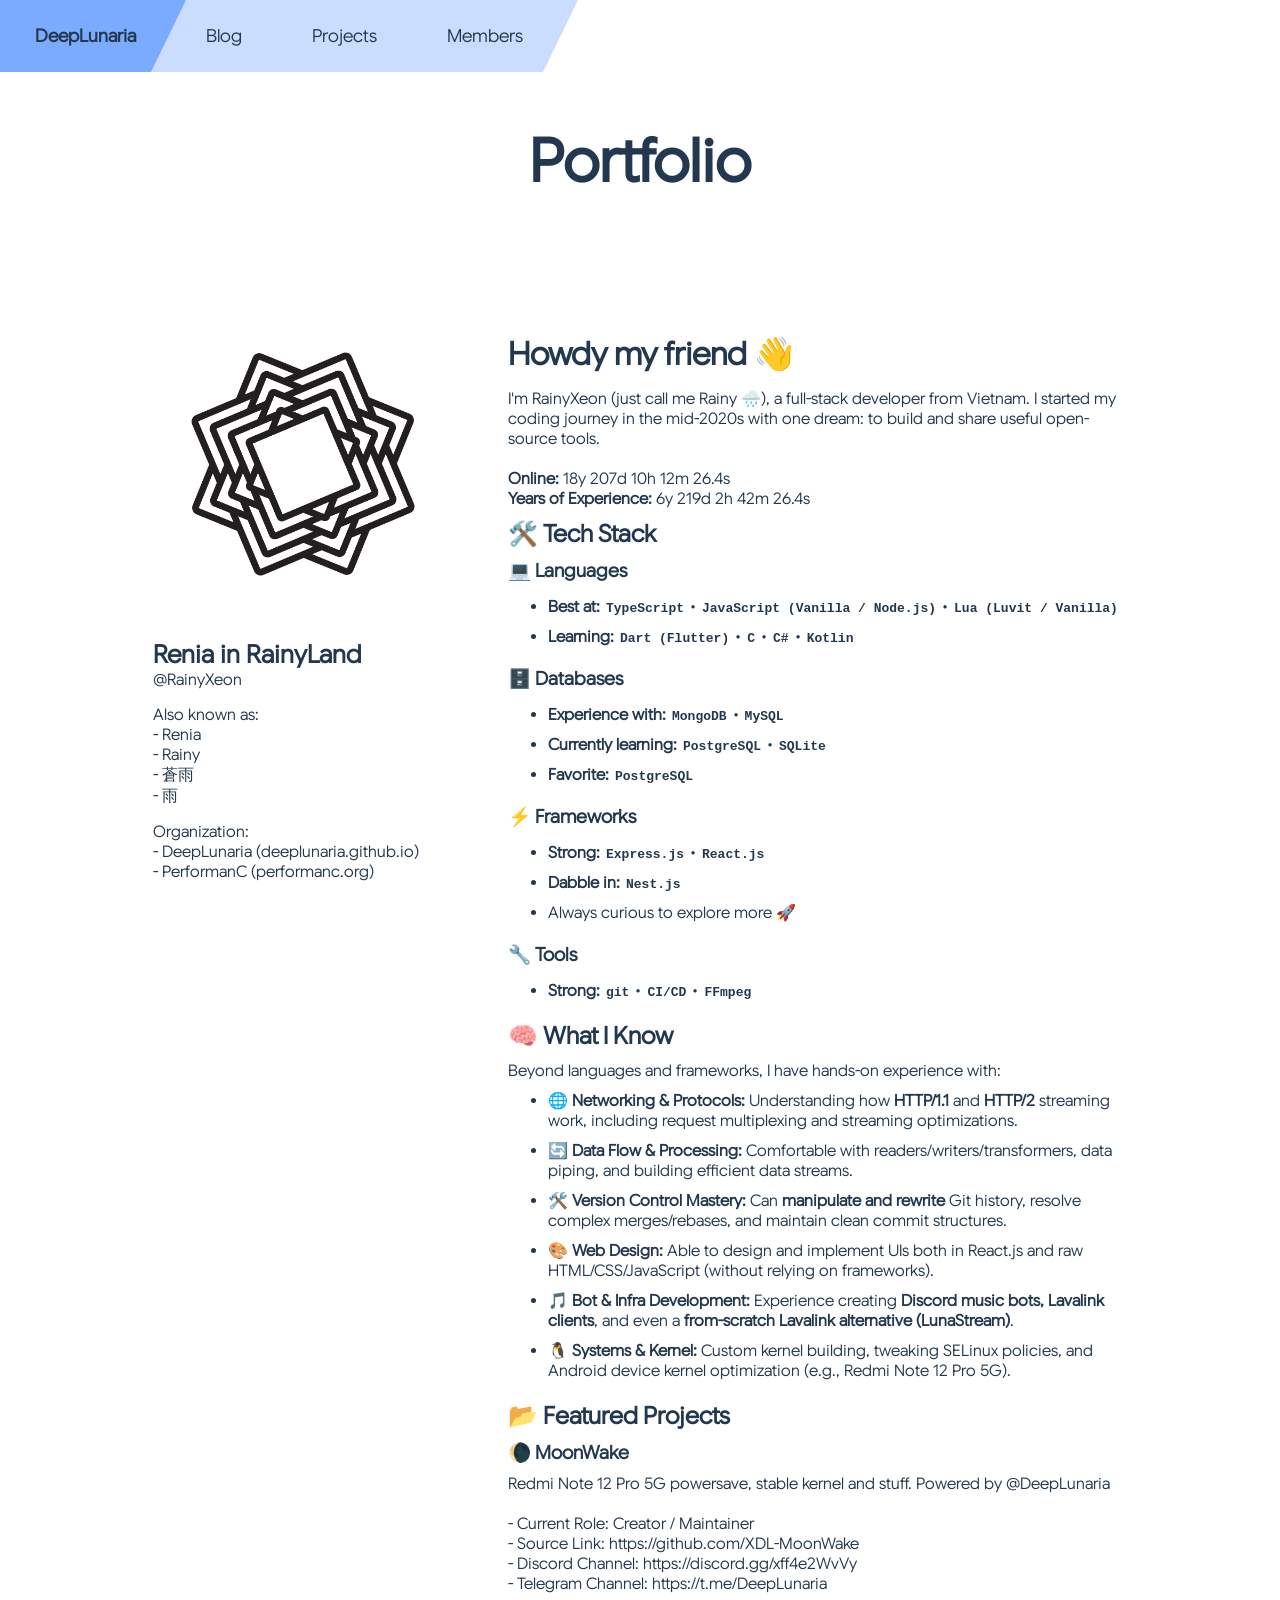
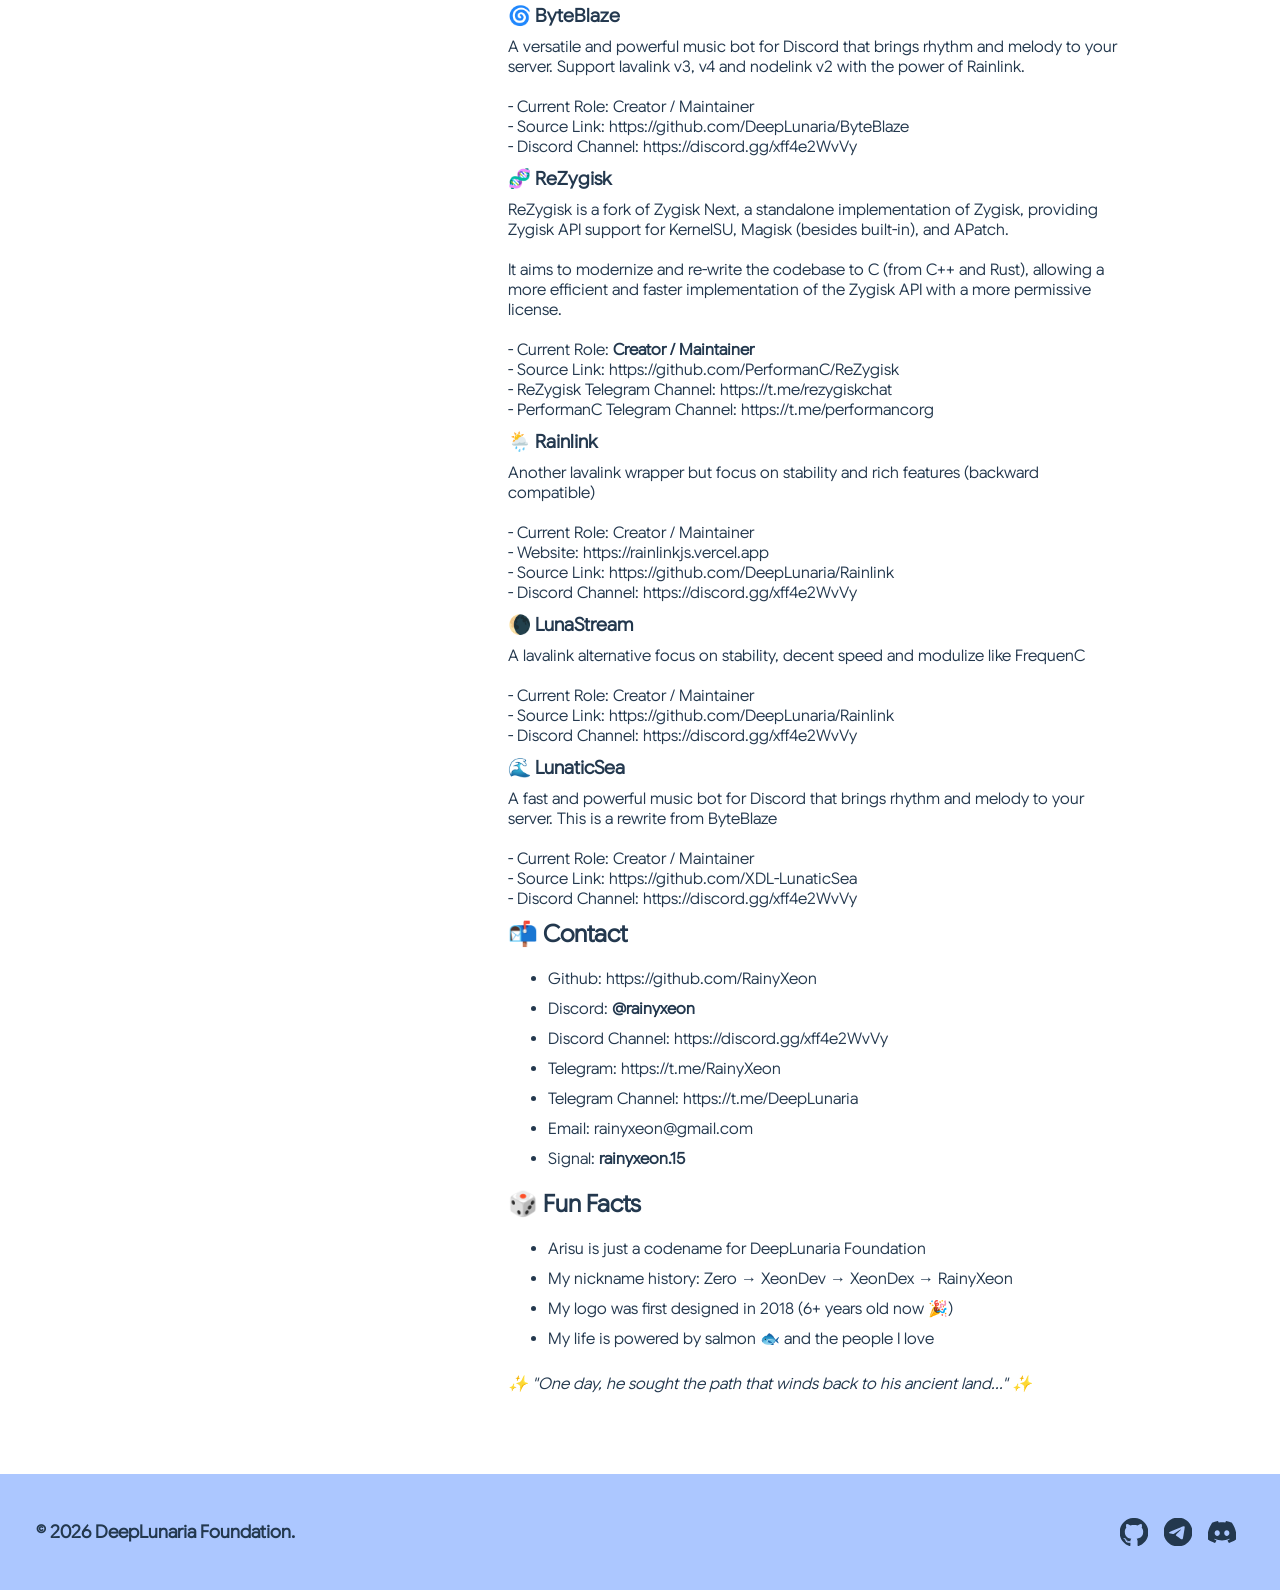
<file: members/rainyxeon/index.html>
<!DOCTYPE html>
<html>
  <head>
    <!-- Metadata -->
    <meta charset="UTF-8">
    <meta name="viewport" content="width=device-width, initial-scale=1.0">
    <title>RainyXeon | DeepLunaria Foundation</title>
    <meta name="description" content="A full-stack developer from Vietnam.">
    <meta name="robots" content="index, follow">
    <meta http-equiv="content-language" content="en">
    <meta name="author" content="DeepLunaria">
    <!-- Open Graph Metadata -->
    <meta property="og:title" content="RainyXeon | DeepLunaria Foundation">
    <meta property="og:description" content="A full-stack developer from Vietnam..">
    <meta property="og:image" content="https://deeplunaria.github.io/assets/deeplunaria/rainyxeon/pfp.png">
    <meta property="og:url" content="https://deeplunaria.github.io">
    <meta property="og:type" content="website">
    <!-- Twitter Card Metadata -->
    <meta name="twitter:card" content="summary_large_image">
    <meta name="twitter:title" content="RainyXeon | DeepLunaria Foundation">
    <meta name="twitter:description" content="A full-stack developer from Vietnam..">
    <meta name="twitter:image" content="https://deeplunaria.github.io/assets/deeplunaria/rainyxeon/pfp.png">
    <!-- Links -->
    <link rel="canonical" href="https://deeplunaria.github.io">
    <link rel="icon" type="image/x-icon" href="/assets/deeplunaria/favicon.ico">
    <link rel="stylesheet" href="/global/css/gui_toolkit.css">
    <link rel="stylesheet" href="index.css">
    <!-- Render Component Script -->
    <script src="/global/js/renderer/header-and-footer.js" type="module"></script>
    <!-- Scripts -->
    <script src="/global/js/mobile-navbar.js" type="module"></script>
    <script src="index.js" type="module"></script>
  </head>
  <body id="home">
    <div class="header">Portfolio</div>
    <portfolio>
      <ptf-s>
        <ptf-s-main-info>
          <ptf-pfp></ptf-pfp>
          <ptf-s-additional-data class="ptf-s-additional-data-main-info">
            <ptf-s-name>Renia in RainyLand</ptf-s-name>
            <ptf-s-text>@RainyXeon</ptf-s-text>
          </ptf-s-additional-data>
        </ptf-s-main-info>
        <ptf-s-info>
          <ptf-s-additional-data>
            <ptf-s-text-head>Also known as:</ptf-s-text-head>
            <ptf-s-text>- Renia</ptf-s-text>
            <ptf-s-text>- Rainy</ptf-s-text>
            <ptf-s-text>- 蒼雨</ptf-s-text>
            <ptf-s-text>- 雨</ptf-s-text>
            <ptf-s-text-head style="margin-top: 15px;">Organization:</ptf-s-text-head>
            <ptf-s-text>- <a class="ptf-s-link" href="https://deeplunaria.github.io/" target="_blank">DeepLunaria (deeplunaria.github.io)</a></ptf-s-text>
            <ptf-s-text>- <a class="ptf-s-link" href="https://performanc.org/" target="_blank">PerformanC (performanc.org)</a></ptf-s-text>
          </ptf-s-additional-data>
        </ptf-s-info>
      </ptf-s>
      <ptf-content>
        <h1 style="margin-top: 15px; margin-bottom: 15px;">Howdy my friend 👋</h1>
        <ptf-content-text>
          I'm RainyXeon (just call me Rainy 🌧️), a full-stack developer from Vietnam.
          I started my coding journey in the mid-2020s with one dream: to build and share useful open-source tools.
        </ptf-content-text>
        <br>
        <text id="online_data"></text>
        <text id="exp_data"></text>

        <h2 style="margin: 0; margin-top: 10px; margin-bottom: 10px;">🛠️ Tech Stack</h2>
        <h3 style="margin: 0;">💻 Languages</h3>
        <ul style="margin: 0; margin-top: 5px;">
          <li>
            <b>Best at: </b>
            <code>TypeScript</code>
            • <code>JavaScript (Vanilla / Node.js)</code>
            • <code>Lua (Luvit / Vanilla)</code>
          </li>
          <li>
            <b>Learning: </b>
            <code>Dart (Flutter)</code>
            • <code>C</code>
            • <code>C#</code>
            • <code>Kotlin</code>
          </li>
        </ul>

        <h3 style="margin: 0; margin-top: 10px;">🗄️ Databases</h3>
        <ul style="margin: 0; margin-top: 5px;">
          <li>
            <b>Experience with: </b>
            <code>MongoDB</code> • <code>MySQL</code>
          </li>
          <li>
            <b>Currently learning: </b>
            <code>PostgreSQL</code> • <code>SQLite</code>
          </li>
          <li>
            <b>Favorite: </b>
            <code>PostgreSQL</code>
          </li>
        </ul>

        <h3 style="margin: 0; margin-top: 10px;">⚡ Frameworks</h3>
        <ul style="margin: 0; margin-top: 5px;">
          <li>
            <b>Strong: </b>
            <code>Express.js</code> • <code>React.js</code>
          </li>
          <li>
            <b>Dabble in: </b>
            <code>Nest.js</code>
          </li>
          <li>Always curious to explore more 🚀</li>
        </ul>

        <h3 style="margin: 0; margin-top: 10px;">🔧 Tools</h3>
        <ul style="margin: 0; margin-top: 5px;">
          <li>
            <b>Strong: </b>
            <code>git</code> • <code>CI/CD</code> • <code>FFmpeg</code>
          </li>
        </ul>

        <h2 style="margin: 0; margin-top: 10px; margin-bottom: 10px;">🧠 What I Know</h2>
        <text>Beyond languages and frameworks, I have hands-on experience with:</text>
        <ul style="margin: 0;">
          <li>
            <b>🌐 Networking & Protocols:</b>
            Understanding how <b>HTTP/1.1</b> and <b>HTTP/2</b> streaming work, including request multiplexing and streaming optimizations.
          </li>
          <li>
            <b>🔄 Data Flow & Processing:</b>
            Comfortable with readers/writers/transformers, data piping, and building efficient data streams.
          </li>
          <li>
            <b>🛠️ Version Control Mastery:</b>
            Can <b>manipulate and rewrite</b> Git history, resolve complex merges/rebases, and maintain clean commit structures.
          </li>
          <li>
            <b>🎨 Web Design:</b>
            Able to design and implement UIs both in React.js and raw HTML/CSS/JavaScript (without relying on frameworks).
          </li>
          <li>
            <b>🎵 Bot & Infra Development:</b>
            Experience creating <b>Discord music bots, Lavalink clients</b>, and even a <b>from-scratch Lavalink alternative (LunaStream)</b>.
          </li>
          <li>
            <b>🐧 Systems & Kernel:</b>
            Custom kernel building, tweaking SELinux policies, and Android device kernel optimization (e.g., Redmi Note 12 Pro 5G).
          </li>
        </ul>

        <h2 style="margin: 0; margin-top: 10px; margin-bottom: 10px;">📂 Featured Projects</h2>
        <h3 style="margin: 0; margin-bottom: 10px">🌘 MoonWake</h3>
        <text>
          Redmi Note 12 Pro 5G powersave, stable kernel and stuff. Powered by @DeepLunaria
        </text>
        <br>
        <text>- Current Role: Creator / Maintainer</text>
        <text>
          - Source Link:
          <a class="ptf-s-link" href="https://github.com/XDL-MoonWake" target="_blank">https://github.com/XDL-MoonWake</a>
        </text>
        <text>
          - Discord Channel: 
          <a class="ptf-s-link" href="https://discord.gg/xff4e2WvVy" target="_blank">https://discord.gg/xff4e2WvVy</a>
        </text>
        <text>
          - Telegram Channel: 
          <a class="ptf-s-link" href="https://t.me/DeepLunaria" target="_blank">https://t.me/DeepLunaria</a>
        </text>

        <h3 style="margin: 0; margin-bottom: 10px; margin-top: 10px;">🌀 ByteBlaze</h3>
        <text>
          A versatile and powerful music bot for Discord that brings rhythm and melody to your server.
          Support lavalink v3, v4 and nodelink v2 with the power of Rainlink.
        </text>
        <br>
        <text>- Current Role: Creator / Maintainer</text>
        <text>
          - Source Link:
          <a class="ptf-s-link" href="https://github.com/DeepLunaria/ByteBlaze" target="_blank">https://github.com/DeepLunaria/ByteBlaze</a>
        </text>
        <text>
          - Discord Channel: 
          <a class="ptf-s-link" href="https://discord.gg/xff4e2WvVy" target="_blank">https://discord.gg/xff4e2WvVy</a>
        </text>

        <h3 style="margin: 0; margin-bottom: 10px; margin-top: 10px;">🧬 ReZygisk</h3>
        <text>
          ReZygisk is a fork of Zygisk Next, a standalone implementation of Zygisk, 
          providing Zygisk API support for KernelSU, Magisk (besides built-in), and APatch.
        </text>
        <br>
        <text>
          It aims to modernize and re-write the codebase to C (from C++ and Rust), 
          allowing a more efficient and faster implementation of the Zygisk API with a more permissive license.
        </text>
        <br>
        <text>- Current Role: <b>Creator / Maintainer</b></text>
        <text>
          - Source Link:
          <a class="ptf-s-link" href="https://github.com/PerformanC/ReZygisk" target="_blank">https://github.com/PerformanC/ReZygisk</a>
        </text>
        <text>
          - ReZygisk Telegram Channel: 
          <a class="ptf-s-link" href="https://t.me/rezygiskchat" target="_blank">https://t.me/rezygiskchat</a>
        </text>
        <text>
          - PerformanC Telegram Channel: 
          <a class="ptf-s-link" href="https://t.me/performancorg" target="_blank">https://t.me/performancorg</a>
        </text>

        <h3 style="margin: 0; margin-bottom: 10px; margin-top: 10px;">🌦️ Rainlink</h3>
        <text>
          Another lavalink wrapper but focus on stability and rich features (backward compatible)
        </text>
        <br>
        <text>- Current Role: Creator / Maintainer</text>
        <text>
          - Website:
          <a class="ptf-s-link" href="https://rainlinkjs.vercel.app" target="_blank">https://rainlinkjs.vercel.app</a>
        </text>
        <text>
          - Source Link:
          <a class="ptf-s-link" href="https://github.com/DeepLunaria/Rainlink" target="_blank">https://github.com/DeepLunaria/Rainlink</a>
        </text>
        <text>
          - Discord Channel: 
          <a class="ptf-s-link" href="https://discord.gg/xff4e2WvVy" target="_blank">https://discord.gg/xff4e2WvVy</a>
        </text>

        <h3 style="margin: 0; margin-bottom: 10px; margin-top: 10px;">🌘 LunaStream</h3>
        <text>
          A lavalink alternative focus on stability, decent speed and modulize like FrequenC
        </text>
        <br>
        <text>- Current Role: Creator / Maintainer</text>
        <text>
          - Source Link:
          <a class="ptf-s-link" href="https://github.com/DeepLunaria/Rainlink" target="_blank">https://github.com/DeepLunaria/Rainlink</a>
        </text>
        <text>
          - Discord Channel: 
          <a class="ptf-s-link" href="https://discord.gg/xff4e2WvVy" target="_blank">https://discord.gg/xff4e2WvVy</a>
        </text>

        <h3 style="margin: 0; margin-bottom: 10px; margin-top: 10px;">🌊 LunaticSea</h3>
        <text>
          A fast and powerful music bot for Discord that brings rhythm and melody to your server. This is a rewrite from ByteBlaze
        </text>
        <br>
        <text>- Current Role: Creator / Maintainer</text>
        <text>
          - Source Link:
          <a class="ptf-s-link" href="https://github.com/XDL-LunaticSea" target="_blank">https://github.com/XDL-LunaticSea</a>
        </text>
        <text>
          - Discord Channel: 
          <a class="ptf-s-link" href="https://discord.gg/xff4e2WvVy" target="_blank">https://discord.gg/xff4e2WvVy</a>
        </text>

        <h2 style="margin: 0; margin-top: 10px; margin-bottom: 10px;">📬 Contact</h2>
        <ul style="margin: 0;">
          <li>Github: <a class="ptf-s-link" href="https://github.com/RainyXeon" target="_blank">https://github.com/RainyXeon</a></li>
          <li>Discord: <b>@rainyxeon</b></li>
          <li>Discord Channel: <a class="ptf-s-link" href="https://discord.gg/xff4e2WvVy" target="_blank">https://discord.gg/xff4e2WvVy</a></li>
          <li>Telegram: <a class="ptf-s-link" href="https://t.me/RainyXeon" target="_blank">https://t.me/RainyXeon</a></li>
          <li>Telegram Channel: <a class="ptf-s-link" href="https://t.me/DeepLunaria" target="_blank">https://t.me/DeepLunaria</a></li>
          <li>Email: <a class="ptf-s-link" href="mailto:rainyxeon@gmail.com" target="_blank">rainyxeon@gmail.com</a></li>
          <li>Signal: <b>rainyxeon.15</b></li>
        </ul>

        <h2 style="margin: 0; margin-top: 10px; margin-bottom: 10px;">🎲 Fun Facts</h2>
        <ul style="margin: 0;">
          <li>Arisu is just a codename for DeepLunaria Foundation</li>
          <li>My nickname history: Zero → XeonDev → XeonDex → RainyXeon</li>
          <li>My logo was first designed in 2018 (6+ years old now 🎉)</a></li>
          <li>My life is powered by salmon 🐟 and the people I love</li>
        </ul>

        <i style="margin-top: 15px; margin-bottom: 15px;">✨ "One day, he sought the path that winds back to his ancient land..." ✨</i>
      </ptf-content>
    </portfolio>
  </body>
</html>
</file>
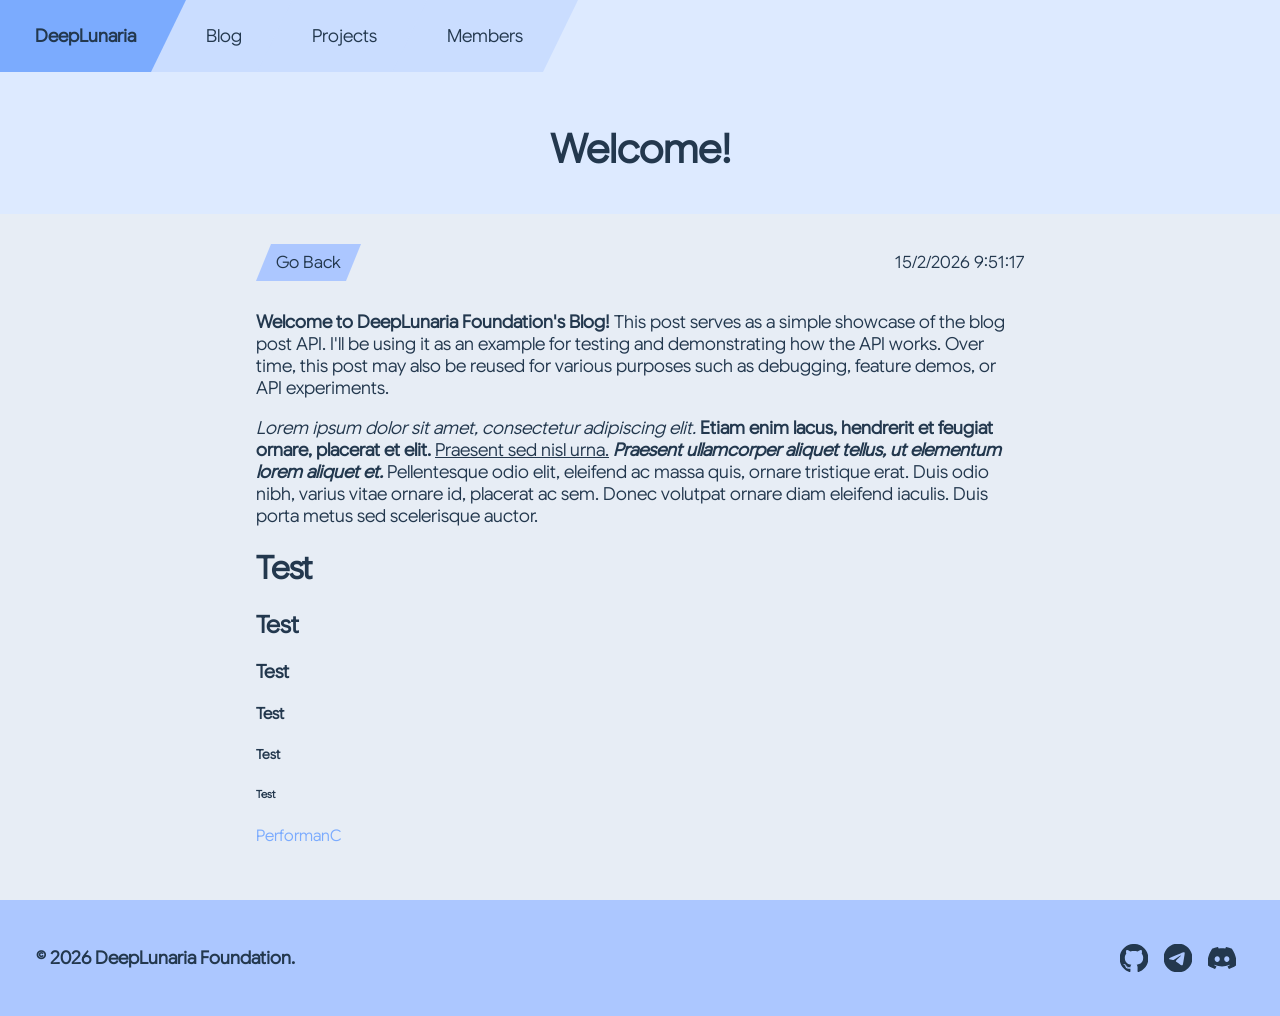
<file: blog/posts/welcome/index.html>
<!DOCTYPE html>
<html>
  <!-- Post Metadata -->
  <script type="application/json" id="post-metadata">
    {
      "name": "Welcome!",
      "description": "Welcome to DeepLunaria Foundation's Blog!",
      "created_at": 1773568277959
    }
  </script>
  <head>
    <!-- Metadata -->
    <meta charset="UTF-8">
    <meta name="viewport" content="width=device-width, initial-scale=1.0">
    <title>DeepLunaria Foundation</title>
    <meta name="description" content="Power of creativity begins with imagination.">
    <meta name="robots" content="index, follow">
    <meta http-equiv="content-language" content="en">
    <meta name="author" content="DeepLunaria">
    <!-- Open Graph Metadata -->
    <meta property="og:title" content="DeepLunaria Foundation">
    <meta property="og:description" content="Power of creativity begins with imagination..">
    <meta property="og:image" content="https://deeplunaria.github.io/assets/deeplunaria/favicon.img">
    <meta property="og:url" content="https://deeplunaria.github.io">
    <meta property="og:type" content="website">
    <!-- Twitter Card Metadata -->
    <meta name="twitter:card" content="summary_large_image">
    <meta name="twitter:title" content="DeepLunaria Foundation">
    <meta name="twitter:description" content="Power of creativity begins with imagination..">
    <meta name="twitter:image" content="https://deeplunaria.github.io/assets/deeplunaria/favicon.img">
    <!-- Links -->
    <link rel="canonical" href="https://deeplunaria.github.io">
    <link rel="icon" type="image/x-icon" href="/assets/deeplunaria/favicon.ico">
    <link rel="stylesheet" href="/global/css/gui_toolkit.css">
    <!-- Render Component Script -->
    <script src="/global/js/renderer/header-and-footer.js" type="module"></script>
    <!-- Scripts -->
    <script src="/global/js/mobile-navbar.js" type="module"></script>
    <script src="/global/js/blog.js" type="module"></script>
  </head>
  <body>
    <post-view>
      <h1 class="post-header">Welcome!</h1>
      <post-control>
        <a href="/blog" class="post-back-button">Go Back</a>
        <post-time></post-time>
      </post-control>
      <post-content>
        <p>
          <strong>Welcome to DeepLunaria Foundation's Blog!</strong> 
          This post serves as a simple showcase of the blog post API. 
          I'll be using it as an example for testing and demonstrating how the API works. 
          Over time, this post may also be reused for various purposes such as debugging, feature demos, or API experiments.
        </p>
        <p>
          <i>Lorem ipsum dolor sit amet, consectetur adipiscing elit.</i> 
          <strong>Etiam enim lacus, hendrerit et feugiat ornare, placerat et elit.</strong> 
          <u>Praesent sed nisl urna.</u> 
          <strong><i>Praesent ullamcorper aliquet tellus, ut elementum lorem aliquet et.</i></strong> 
          Pellentesque odio elit, eleifend ac massa quis, ornare tristique erat. 
          Duis odio nibh, varius vitae ornare id, placerat ac sem. 
          Donec volutpat ornare diam eleifend iaculis. 
          Duis porta metus sed scelerisque auctor.
        </p>
        <h1>Test</h1>
        <h2>Test</h2>
        <h3>Test</h3>
        <h4>Test</h4>
        <h5>Test</h5>
        <h6>Test</h6>
        <a class="post-content-link" href="https://performanc.org/" target="_blank">PerformanC</a>
      </post-content>
    </post-view>
  </body>
</html>
</file>
<file: global/css/gui_toolkit.css>
@import url("root.css");
@import url("blade.css");
@import url("footer.css");
@import url("mobile_menu_button.css");
@import url("navbar.css");
@import url("post.css");
@import url("../../assets/3rdparty/fonts/index.css");
@import url("../../assets/3rdparty/icons/index.css");
</file>
<file: index.css>
/* INFO: Home Page */
#home {
  display: flex;
  overflow: hidden;
}

welcome-card-container {
  flex: 1;
  height: 100vh;
  display: flex;
  align-items: center; /* Centers vertically */
  background-color: var(--dxrp-primary-100);
  z-index: -10;
  transform: skewX(-25deg);
  margin-left: -11vw;
}

welcome-card {
  display: grid;
  margin-left: 17rem;
  transform: skew(25deg);
}

slash-container {
  flex: 1;
  display: flex;
  overflow-x: hidden;
  margin-left: 40px;
  transform: skewX(-25deg);
  z-index: -10;
}

.welcome-card-title {
  font-size: 3.5em;
  margin-top: 15px;
  margin-bottom: 15px;
  max-width: clamp(320px, 55vw, 65ch);
  padding-right: clamp(1rem, 6vw, 8rem);
}

welcome-card-desc {
  font-size: 22px;
  max-width: clamp(320px, 55vw, 65ch);
  padding-right: clamp(1rem, 6vw, 8rem);
}

/* INFO: About us page */
#philosophy {
  background-color: var(--dxrp-primary-600);
}

.au-header {
  margin: 0;
  text-align: center;
  padding-top: 40px;
  font-size: 40px;
}

au-card-list {
  background-color: var(--dxrp-primary-600);
  display: grid;
  grid-template-columns: 1fr 1fr;
  padding: 30px;
  grid-auto-rows: min-content; /* Row height fits content */
  padding-left: 10vw;
  padding-right: 10vw;
  padding-bottom: 100px;
}

au-card {
  --au-card-pad-deg: calc(var(--pad-degree));
  display: grid;
  background-color: var(--dxrp-primary-500);
  align-content: start;
  margin: 25px;
  padding: 50px;
  padding-left: 70px;
  padding-right: clamp(4rem, 6vw, 8rem);
  clip-path: polygon(var(--au-card-pad-deg) 0, 100% 0, calc(100% - var(--au-card-pad-deg)) 100%, 0 100%);
}

au-card-header {
  font-size: 28px;
  font-weight: bold;
  margin-top: 10px;
  margin-bottom: 10px;
  opacity: 0;
  transform: translateY(40px);
  transition: opacity 0.8s ease, transform 0.8s ease;
}

au-card-header.active {
  opacity: 1;
  transform: translateY(0);
}

au-card-content {
  font-size: 18px;
  opacity: 0;
  transform: translateY(40px);
  transition: opacity 0.8s ease, transform 0.8s ease;
}

au-card-content.active {
  opacity: 1;
  transform: translateY(0);
}

/* INFO: Projects */
#projects {
  padding-left: 15vw;
  padding-right: 15vw;
  background-color: var(--dxrp-primary-100);
  padding-bottom: 100px;
}

.pj-header {
  margin: 0;
  text-align: center;
  padding-top: 40px;
  font-size: 40px;
}

#pj-card-list {
  display: grid;
  margin: 30px;
}

.pj-card {
  display: flex;
  background-color: var(--dxrp-primary-400);
  margin-top: 25px;
  margin-bottom: 25px;
  clip-path: polygon(var(--pad-degree) 0, 100% 0, calc(100% - var(--pad-degree)) 100%, 0 100%);
}

pj-card-blade {
  padding: 30px;
  padding-left: 50px;
  padding-right: 50px;
  clip-path: polygon(var(--pad-degree) 0, 100% 0, calc(100% - var(--pad-degree)) 100%, 0 100%);
}

pj-card-content {
  display: grid;
  padding: 30px;
}

pj-card-content-header {
  font-weight: bold;
  font-size: 25px;
  opacity: 0;
  transform: translateY(40px);
  transition: opacity 0.8s ease, transform 0.8s ease;
}

pj-card-content-header.active {
  opacity: 1;
  transform: translateY(0);
}

pj-card-content-desc {
  font-size: 20px;
  opacity: 0;
  transform: translateY(40px);
  transition: opacity 0.8s ease, transform 0.8s ease;
}

pj-card-content-desc.active {
  opacity: 1;
  transform: translateY(0);
}

pj-see-more-button-container {
  display: flex;
  align-items: center;
  justify-content: center;
}

.pj-see-more-button {
  --post-button-clip: 15px;
  background-color: var(--dxrp-primary-600);
  padding-left: 25px;
  padding-right: 25px;
  padding-top: 8px;
  padding-bottom: 8px;
  font-size: 20px;
  clip-path: polygon(var(--post-button-clip) 0, 100% 0, calc(100% - var(--post-button-clip)) 100%, 0 100%);
}

/* INFO: Responsive Design Code */
@media (max-width: 1400px) {
  welcome-card {
    margin-left: 12rem;
  }
}

@media (max-width: 1200px) {
  welcome-card {
    margin-left: 10rem;
  }

  .welcome-card-title {
    font-size: 2.5em;
  }

  welcome-card-desc {
    font-size: 18px;
  }
}

@media (max-width: 1000px) {
  #home {
    display:block;
    overflow: hidden;
    width: 100%;
  }

  au-card-list {
    grid-template-columns: 1fr;
    padding-left: 20px;
    padding-right: 20px;
  }

  welcome-card-container {
    background-color: initial;
    z-index: 5;
    transform: skewX(0deg);
    margin: 0;
    width: 100%;
  }

  welcome-card {
    display: inline;
    margin: 0;
    transform: skewX(0deg);
    align-items: center; /* Centers vertically */
    background-color: var(--dxrp-primary-100);
    padding: 30px;
  }

  slash-container {
    position: fixed;
    top: 0;
    left: 0;
    right: 0;
    z-index: -30;
    margin-left: 0;
    scale: 2;
  }

  #projects {
    padding-left: 20px;
    padding-right: 20px;
  }

  nav-constructor {
    display: none;
  }
}

@media (max-width: 600px) {
  #pj-card-list {
    margin: 0;
  }

  au-card-list {
    grid-template-columns: 1fr;
    padding-left: 5px;
    padding-right: 5px;
  }
}

@media (min-width: 1600px) {
  slash-container {
    scale: 1.2;
  }
}
</file>
<file: blog/index.css>
#home {
  min-height: 100vh;
}

.header {
  margin: 0;
  padding-top: calc(74px + 50px);
  background-color: var(--dxrp-primary-100);
  text-align: center;
  padding-left: 20vw;
  padding-right: 20vw;
  padding-bottom: 40px;
  margin-bottom: 30px;
  font-size: 60px;
}

#post-card-list {
  display: grid;
  margin: 30px;
  margin-left: 20vw;
  margin-right: 20vw;
}

.post-card {
  display: flex;
  background-color: var(--dxrp-primary-400);
  margin-top: 25px;
  margin-bottom: 25px;
  clip-path: polygon(var(--pad-degree) 0, 100% 0, calc(100% - var(--pad-degree)) 100%, 0 100%);
  transition: filter 0.5s ease;
}

.post-card:hover {
  filter: contrast(110%);
}

post-card-blade {
  padding: 30px;
  padding-left: 50px;
  padding-right: 50px;
  background-color: var(--dxrp-primary-600);
  clip-path: polygon(var(--pad-degree) 0, 100% 0, calc(100% - var(--pad-degree)) 100%, 0 100%);
}

post-card-content {
  display: grid;
  padding: 30px;
}

post-card-content-header {
  font-weight: bold;
  font-size: 25px;
  opacity: 0;
  transform: translateY(40px);
  transition: opacity 0.8s ease, transform 0.8s ease;
}

post-card-content-header.active {
  opacity: 1;
  transform: translateY(0);
}

post-card-content-desc {
  font-size: 20px;
  opacity: 0;
  transform: translateY(40px);
  transition: opacity 0.8s ease, transform 0.8s ease;
}

post-card-content-desc.active {
  opacity: 1;
  transform: translateY(0);
}

post-card-content-time {
  margin-top: 10px;
  font-size: 15px;
  opacity: 0;
  transform: translateY(40px);
  transition: opacity 0.8s ease, transform 0.8s ease;
}

post-card-content-time.active {
  opacity: 1;
  transform: translateY(0);
}

@media (max-width: 1000px) {
  .header {
    padding-left: 20px;
    padding-right: 20px;
  }

  #post-card-list {
    margin-left: 20px;
    margin-right: 20px;
  }
}
</file>
<file: members/index.css>
#home {
  min-height: 100vh;
}

.header {
  margin: 0;
  padding-top: calc(74px + 50px);
  background-color: var(--dxrp-primary-100);
  text-align: center;
  padding-left: 20vw;
  padding-right: 20vw;
  padding-bottom: 40px;
  margin-bottom: 30px;
  font-size: 60px;
}

#members-card-list {
  display: grid;
  margin: 30px;
  margin-left: 20vw;
  margin-right: 20vw;
}

.members-card {
  display: flex;
  background-color: var(--dxrp-primary-400);
  margin-top: 25px;
  margin-bottom: 25px;
  clip-path: polygon(var(--pad-degree) 0, 100% 0, calc(100% - var(--pad-degree)) 100%, 0 100%);
  transition: filter 0.5s ease;
}

.members-card:hover {
  filter: contrast(110%);
}

members-card-blade {
  padding: 30px;
  padding-left: 50px;
  padding-right: 50px;
  background-color: var(--dxrp-primary-600);
  clip-path: polygon(var(--pad-degree) 0, 100% 0, calc(100% - var(--pad-degree)) 100%, 0 100%);
}

members-card-content {
  display: grid;
  padding: 30px;
}

members-card-content-header {
  font-weight: bold;
  font-size: 25px;
  opacity: 0;
  transform: translateY(40px);
  transition: opacity 0.8s ease, transform 0.8s ease;
}

members-card-content-header.active {
  opacity: 1;
  transform: translateY(0);
}

members-card-content-desc {
  font-size: 20px;
  opacity: 0;
  transform: translateY(40px);
  transition: opacity 0.8s ease, transform 0.8s ease;
}

members-card-content-desc.active {
  opacity: 1;
  transform: translateY(0);
}

members-card-content-time {
  margin-top: 10px;
  font-size: 15px;
  opacity: 0;
  transform: translateY(40px);
  transition: opacity 0.8s ease, transform 0.8s ease;
}

members-card-content-time.active {
  opacity: 1;
  transform: translateY(0);
}

@media (max-width: 1000px) {
  .header {
    padding-left: 20px;
    padding-right: 20px;
  }

  #members-card-list {
    margin-left: 20px;
    margin-right: 20px;
  }
}
</file>
<file: projects/index.css>
#home {
  min-height: 100vh;
  z-index: -50;
}

.header {
  margin: 0;
  padding-top: calc(74px + 50px);
  background-color: var(--dxrp-primary-100);
  text-align: center;
  padding-left: 20vw;
  padding-right: 20vw;
  padding-bottom: 40px;
  margin-bottom: 30px;
  font-size: 60px;
}

#pj-card-list {
  display: grid;
  margin: 30px;
  margin-left: 20vw;
  margin-right: 20vw;
  z-index: -50;
}

.pj-card {
  display: flex;
  background-color: var(--dxrp-primary-400);
  margin-top: 25px;
  margin-bottom: 25px;
  clip-path: polygon(var(--pad-degree) 0, 100% 0, calc(100% - var(--pad-degree)) 100%, 0 100%);
  transition: filter 0.5s ease;
  cursor: pointer;
}

.pj-card:hover {
  filter: contrast(110%);
}

pj-card-blade {
  padding: 30px;
  padding-left: 50px;
  padding-right: 50px;
  background-color: var(--dxrp-primary-600);
  clip-path: polygon(var(--pad-degree) 0, 100% 0, calc(100% - var(--pad-degree)) 100%, 0 100%);
}

pj-card-content {
  display: grid;
  padding: 30px;
}

pj-card-content-header {
  font-weight: bold;
  font-size: 25px;
  opacity: 0;
  transform: translateY(40px);
  transition: opacity 0.8s ease, transform 0.8s ease;
}

pj-card-content-header.active {
  opacity: 1;
  transform: translateY(0);
}

pj-card-content-desc {
  font-size: 20px;
  opacity: 0;
  transform: translateY(40px);
  transition: opacity 0.8s ease, transform 0.8s ease;
}

pj-card-content-desc.active {
  opacity: 1;
  transform: translateY(0);
}

pj-card-content-time {
  margin-top: 10px;
  font-size: 15px;
  opacity: 0;
  transform: translateY(40px);
  transition: opacity 0.8s ease, transform 0.8s ease;
}

pj-card-content-time.active {
  opacity: 1;
  transform: translateY(0);
}

@media (max-width: 1000px) {
  .header {
    padding-left: 20px;
    padding-right: 20px;
  }

  #pj-card-list {
    margin-left: 20px;
    margin-right: 20px;
  }
}
</file>
<file: rainyxeon/index.css>
:root {
  --au-card-pad-deg: calc(var(--pad-degree));
}

#home {
  min-height: 100vh;
}

slash-container {
  flex: 1;
  display: flex;
  overflow-x: hidden;
  margin-left: 40px;
  transform: skewX(-25deg);
  z-index: -10;
  position: fixed;
  top: 0;
  left: 0;
  right: 0;
  bottom: 0;
  scale: 1.8;
  justify-content: center;
  align-items: center;
}

slash-blade {
  display: block;
  width: 3em;
  height: calc(100vh);
  opacity: 0.7;
  z-index: 30;
}

.header {
  margin: 0;
  padding-top: calc(74px + 50px);
  background-color: var(--dxrp-primary-200);
  text-align: center;
  padding-bottom: 40px;
  margin-bottom: 30px;
  font-size: 60px;
  font-weight: bold;
}

code {
  background-color: var(--dxrp-primary-600);
  padding: 2px;
  border-radius: 5px;
  font-weight: bold;
  margin-bottom: 10px;
}

li {
  margin-top: 10px;
  margin-bottom: 10px;
}

h1 {
  background-color: var(--dxrp-primary-300);
  padding: 15px;
  padding-right: 50px;
  margin: 0;
  width: fit-content;
  clip-path: polygon(0 0, 100% 0, calc(100% - var(--au-card-pad-deg)) 100%, 0 100%);
}

h2 {
  background-color: var(--dxrp-primary-300);
  padding: 15px;
  padding-right: 50px;
  margin: 0;
  width: fit-content;
  clip-path: polygon(0 0, 100% 0, calc(100% - var(--au-card-pad-deg)) 100%, 0 100%);
}

.header-box {
  background-color: var(--dxrp-primary-75);
  padding: 15px;
  padding-right: 50px;
  width: 4em;
  display: block;
  clip-path: polygon(var(--au-card-pad-deg) 0, 100% 0, 100% 100%, 0 100%);
}

.time-data-section {
  background-color: var(--dxrp-primary-600);
  display: flex;
  justify-content: space-between;
  align-items: center;
  padding: 0;
}

#online_data {
  --au-card-pad-deg: 20px;
  background-color: var(--dxrp-primary-700);
  padding: 15px;
  padding-right: 50px;
  margin: 0;
  width: fit-content;
  clip-path: polygon(0 0, 100% 0, calc(100% - var(--au-card-pad-deg)) 100%, 0 100%);
}

#exp_data {
  --au-card-pad-deg: 20px;
  background-color: var(--dxrp-primary-700);
  padding: 15px;
  padding-left: 50px;
  margin: 0;
  width: fit-content;
  clip-path: polygon(var(--au-card-pad-deg) 0, 100% 0, 100% 100%, 0 100%);
}

.tech-stack-section ptf-content-header {
  display: flex;
  background-color: var(--dxrp-primary-500);
}

.tech-stack-section h3 {
  text-align: end;
  padding: 15px;
  padding-left: 50px;
  background-color: var(--dxrp-primary-550);
  clip-path: polygon(var(--au-card-pad-deg) 0, 100% 0, 100% 100%, 0 100%);
  margin: 0;
  justify-content: center;
}

.tech-stack-section .header-left {
  text-align: end;
  padding: 15px;
  padding-right: 50px;
  padding-left: 15px;
  background-color: var(--dxrp-primary-550);
  clip-path: polygon(0 0, 100% 0, calc(100% - var(--au-card-pad-deg)) 100%, 0 100%);
  margin: 0;
  justify-content: center;
}

.tech-stack-section ul {
  background-color: var(--dxrp-primary-650);
  margin: 0;
  padding: 10px;
}

.tech-stack-section li {
  margin: 10px;
  margin-left: 20px;
}

.tech-stack-section code {
  background-color: var(--dxrp-primary-800);
}

.what-i-know-section {
  background-color: var(--dxrp-primary-500);
  padding-top: 15px;
}

.what-i-know-section table {
  background-color: var(--dxrp-primary-650);
  margin-top: 15px;
  overflow: scroll;
  border: 0;
  border-collapse: collapse; /* Removes all spacing between cells */
}

.what-i-know-section td {
  padding: 15px;
  word-wrap: break-word;
}

.what-i-know-section .td-right {
  background-color: var(--dxrp-primary-650);
}

.what-i-know-section .td-left {
  background-color: var(--dxrp-primary-600);
  clip-path: polygon(0 0, 100% 0, calc(100% - var(--au-card-pad-deg)) 100%, 0 100%);
}

.what-i-know-section text {
  margin: 15px;
}

.normal-section {
  background-color: var(--dxrp-primary-450);
  padding-top: 15px;
  padding-bottom: 15px;
  display: grid;
  grid-template-columns: 1fr 1fr;
  column-gap: 15px;
  word-wrap: break-word;
}

@media (max-width: 1100px) {
  .normal-section {
    grid-template-columns: 1fr;
  }

  .time-data-section {
    flex-direction: column;
    align-items:normal;
  }

  #online_data {
    background-color: var(--dxrp-primary-600);
    clip-path: initial;
    padding-right: 15px;
    padding-bottom: 0;
  }

  #exp_data {
    background-color: var(--dxrp-primary-600);
    clip-path: initial;
    padding-left: 15px;
    padding-top: 0;
  }

  .time-data-section {
    flex-direction: column;
    align-items:normal;
  }

  h1 {
    font-size: 25px;
  }

  h2 {
    font-size: 20px;
  }
  
  .header {
    padding-left: 20px;
    padding-right: 20px;
  }
}

@media (max-width: 1000px) {
  .what-i-know-section tr {
    display: flex;
    flex-direction: column;
  }

  .what-i-know-section .td-left {
    font-weight: bold;
    font-size: 18px;
  }
}


@media (max-width: 800px) {
  slash-container {
    scale: 3.5;
  }
}

@media (min-width: 1600px) {
  slash-container {
    scale: 2.5;
  }
}
</file>
<file: rainyxeon/ptf.css>
portfolio {
  display: flex;
  justify-content: space-between;
  margin-left: 10vw;
  margin-right: 10vw;
  margin-top: 50px;
  word-wrap: break-word;
}

ptf-s {
  flex: 1;
  display: flex;
  flex-direction: column;
  margin: 15px;
}

ptf-pfp {
  display: block;
  background-image: url(/assets/deeplunaria/rainyxeon/pfp.png);
  aspect-ratio: 1 / 1;
  background-size: cover;
  background-repeat: no-repeat;
  min-height: 320px;
  min-width: 320px;
}

ptf-s-main-info {
  background-color: var(--dxrp-primary-200);
  display: flex;
  flex-direction: column;
}

ptf-s-info {
  background-color: var(--dxrp-primary-200);
  padding-bottom: 15px;
  padding-top: 15px;
  padding-left: 10px;
  display: flex;
  flex-direction: column;
}

ptf-s-name {
  font-weight: bold;
  font-size: 25px;
}

ptf-content {
  flex: 3;
  /* background-color: var(--dxrp-primary-200); */
  margin: 15px;
  display: flex;
  flex-direction: column;
  margin-bottom: 50px;
  /* padding: 15px; */
}

ptf-background {
  background-color: var(--dxrp-primary-200);
  width: 100%;
}

ptf-s-text {
  font-size: 16px;
}

ptf-s-additional-data {
  display: flex;
  flex-direction: column;
}

.ptf-s-additional-data-main-info {
  padding-top: 15px;
  padding-left: 10px;
}

.ptf-s-link:link {
  color: var(--dxrp-link-normal);
}

.ptf-s-link:visited {
  color: var(--dxrp-link-visited);
}

.ptf-s-link:hover {
  color: var(--dxrp-link-hover);
  text-decoration: underline;
}

.ptf-s-link:active {
  color: var(--dxrp-link-active);
}

ptf-content-text {
  padding: 15px;
  background-color: var(--dxrp-primary-500);
}

ptf-content-header {
  display: flex;
  justify-content: space-between;
}

ptf-proj-card {
  display: flex;
  flex-direction: column;
  background-color: var(--dxrp-primary-400);
  padding: 15px;
}

.ptf-proj-card-constrast {
  display: flex;
  flex-direction: column;
  background-color: var(--dxrp-primary-500);
}

ptf-card-list {
  display: grid;
  grid-template-columns: 1fr 1fr;
}

@media (max-width: 1400px) {
  portfolio {
    margin-left: 5vw;
    margin-right: 5vw;
  }
}


@media (max-width: 1100px) {
  .ptf-proj-card-constrast {
    background-color: var(--dxrp-primary-400);
  }

  .ptf-proj-card-mobile-constrast {
    background-color: var(--dxrp-primary-500);
  }

  ptf-card-list {
    grid-template-columns: 1fr;
  }


  portfolio {
    flex-direction: column;
    margin-left: 20px;
    margin-right: 20px;
  }
  ptf-s-info {
    padding: 10px;
  }
  ptf-s-main-info {
    flex-direction: row;
    align-items: center;
    margin-bottom: 30px;
    padding: 10px;
  }
  ptf-pfp {
    flex: 1;
    height: 100%;
    width: 100%;
    min-width: 100px;
    min-height: 100px;
  }
  .ptf-s-additional-data-main-info {
    flex: 4;
    padding: 0;
    padding-left: 10px;
  }

  ptf-s-name {
    font-weight: bold;
    font-size: 25px;
  }

  ptf-s-text {
    font-size: 15px;
  }

  portfolio {
    margin-left: 10px;
    margin-right: 10px;
  }
}
</file>
<file: members/rainyxeon/index.css>
#home {
  min-height: 100vh;
  background-color: var(--dim);
}

.header {
  margin: 0;
  padding-top: calc(74px + 50px);
  background-color: var(--lighter);
  text-align: center;
  padding-bottom: 40px;
  margin-bottom: 30px;
  font-size: 60px;
  font-weight: bold;
}

portfolio {
  display: flex;
  justify-content: space-between;
  margin-left: 10vw;
  margin-right: 10vw;
  margin-top: 50px;
  word-wrap: break-word;
}

ptf-s {
  flex: 1;
  display: flex;
  flex-direction: column;
  margin: 15px;
}

ptf-pfp {
  display: block;
  background-image: url(/assets/deeplunaria/rainyxeon/pfp.png);
  aspect-ratio: 1 / 1;
  background-size: cover;
  background-repeat: no-repeat;
  height: 320px;
  width: 320px;
}

ptf-s-main-info {
  background-color: var(--lighter);
  display: flex;
  flex-direction: column;
}

ptf-s-info {
  background-color: var(--lighter);
  padding-bottom: 15px;
  padding-top: 15px;
  padding-left: 10px;
  display: flex;
  flex-direction: column;
}

ptf-s-name {
  font-weight: bold;
  font-size: 25px;
}

ptf-content {
  flex: 3;
  background-color: var(--lighter);
  margin: 15px;
  display: flex;
  flex-direction: column;
  margin-bottom: 50px;
}

ptf-s-text {
  font-size: 16px;
}

ptf-s-additional-data {
  display: flex;
  flex-direction: column;
}

.ptf-s-additional-data-main-info {
  padding-top: 15px;
  padding-left: 10px;
}

.ptf-s-link:link {
  color: var(--link-normal);
}

.ptf-s-link:visited {
  color: var(--link-visited);
}

.ptf-s-link:hover {
  color: var(--link-hover);
  text-decoration: underline;
}

.ptf-s-link:active {
  color: var(--link-active);
}

ptf-content {
  padding: 15px;
}

code {
  background-color: var(--dim-darker);
  padding: 2px;
  border-radius: 5px;
  font-weight: bold;
  margin-bottom: 10px;
}

li {
  margin-top: 10px;
  margin-bottom: 10px;
}

@media (max-width: 1000px) {
  .header {
    padding-left: 20px;
    padding-right: 20px;
  }
  portfolio {
    flex-direction: column;
    margin-left: 20px;
    margin-right: 20px;
  }
  ptf-s-info {
    padding: 10px;
  }
  ptf-s-main-info {
    flex-direction: row;
    align-items: center;
    margin-bottom: 30px;
    padding: 10px;
  }
  ptf-pfp {
    flex: 1;
    height: 100%;
    width: 100%;
    min-width: 100px;
    min-height: 100px;
  }
  .ptf-s-additional-data-main-info {
    flex: 4;
    padding: 0;
    padding-left: 10px;
  }

  ptf-s-name {
    font-weight: bold;
    font-size: 25px;
  }

  ptf-s-text {
    font-size: 15px;
  }

  portfolio {
    margin-left: 10px;
    margin-right: 10px;
  }
}
</file>
